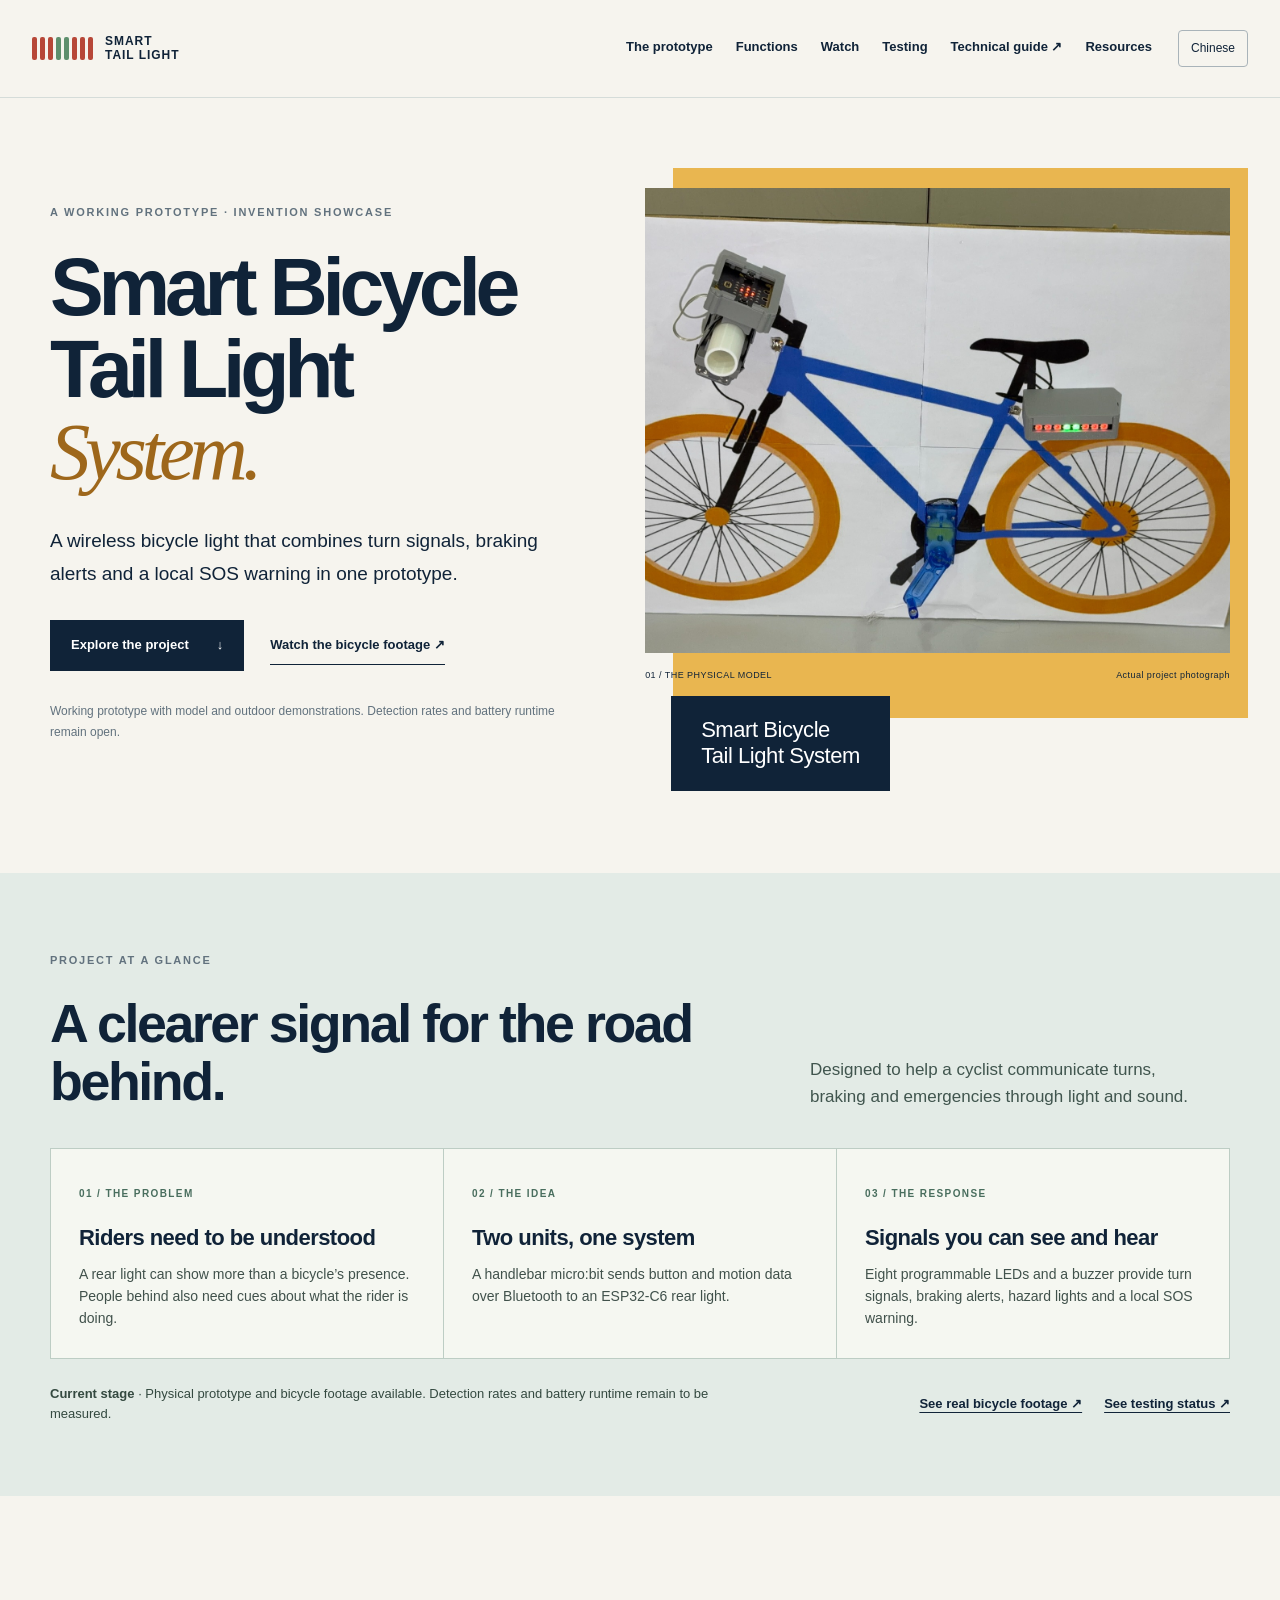
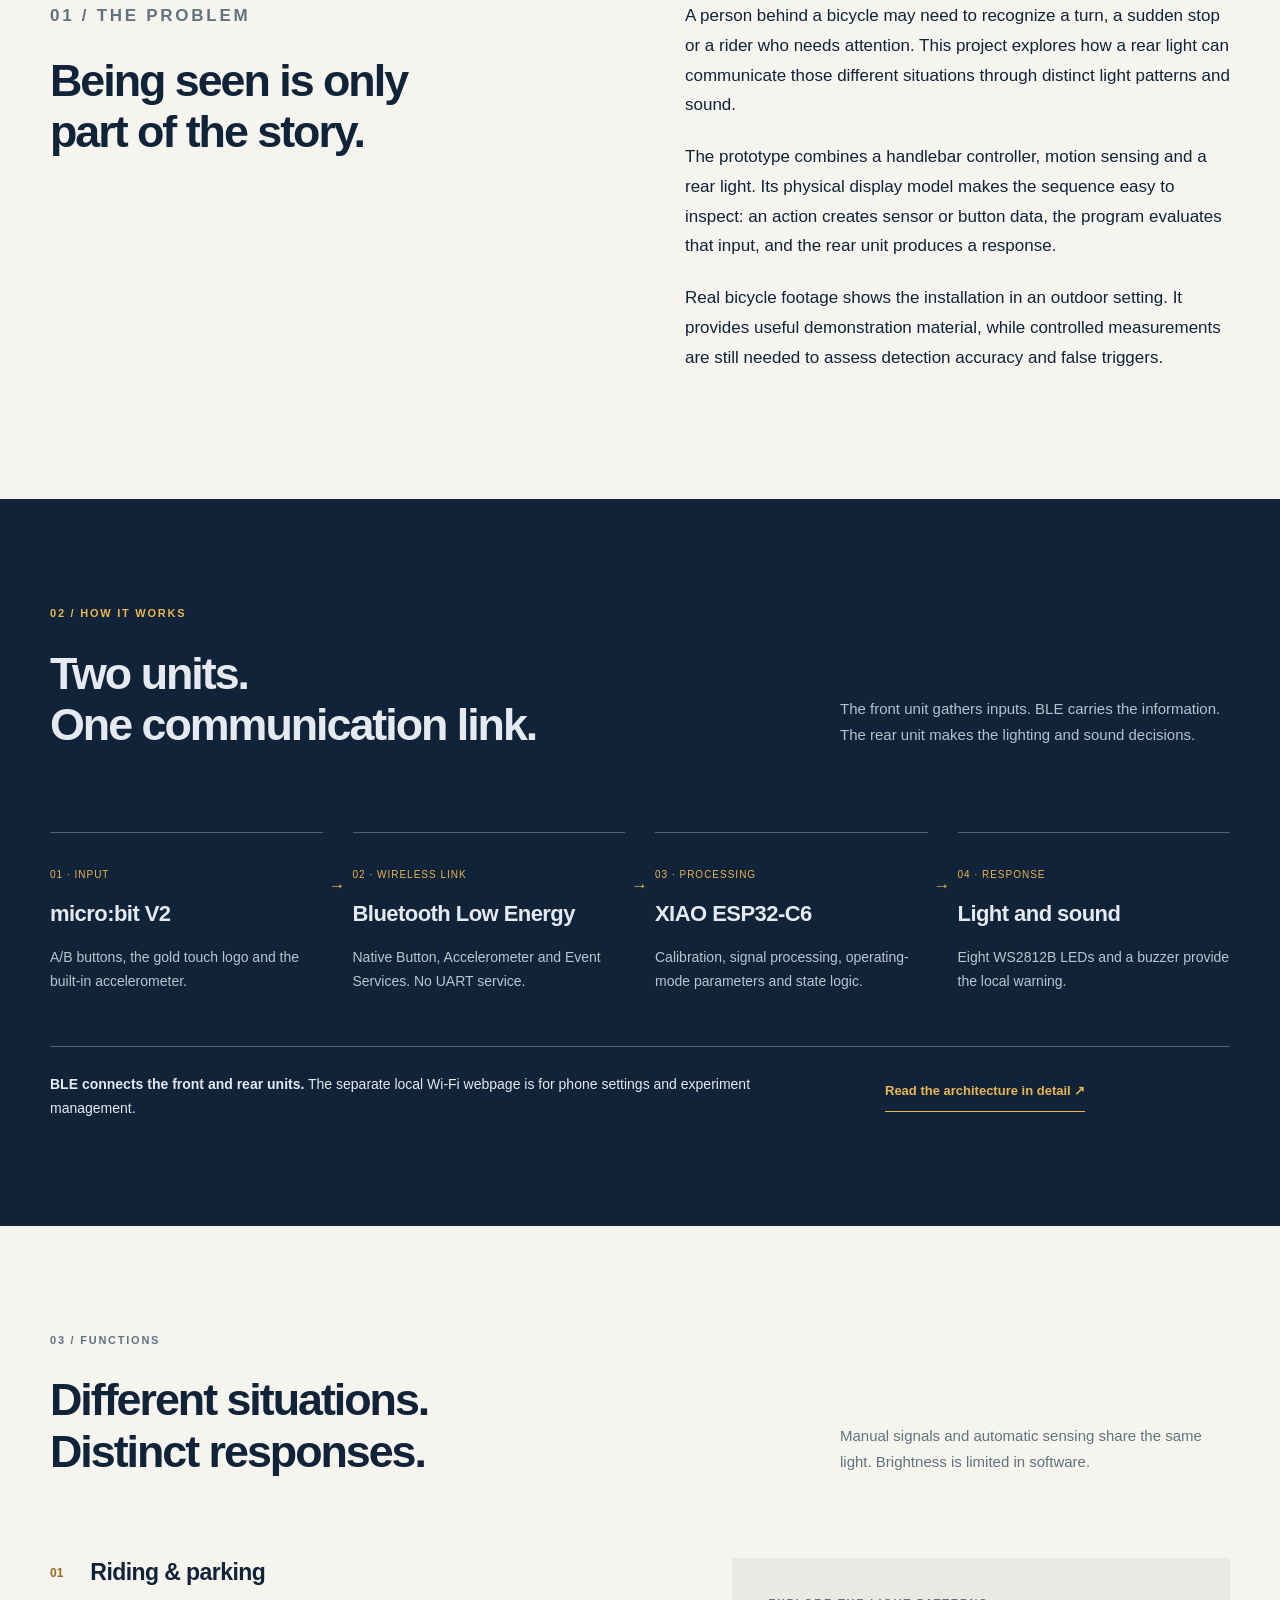
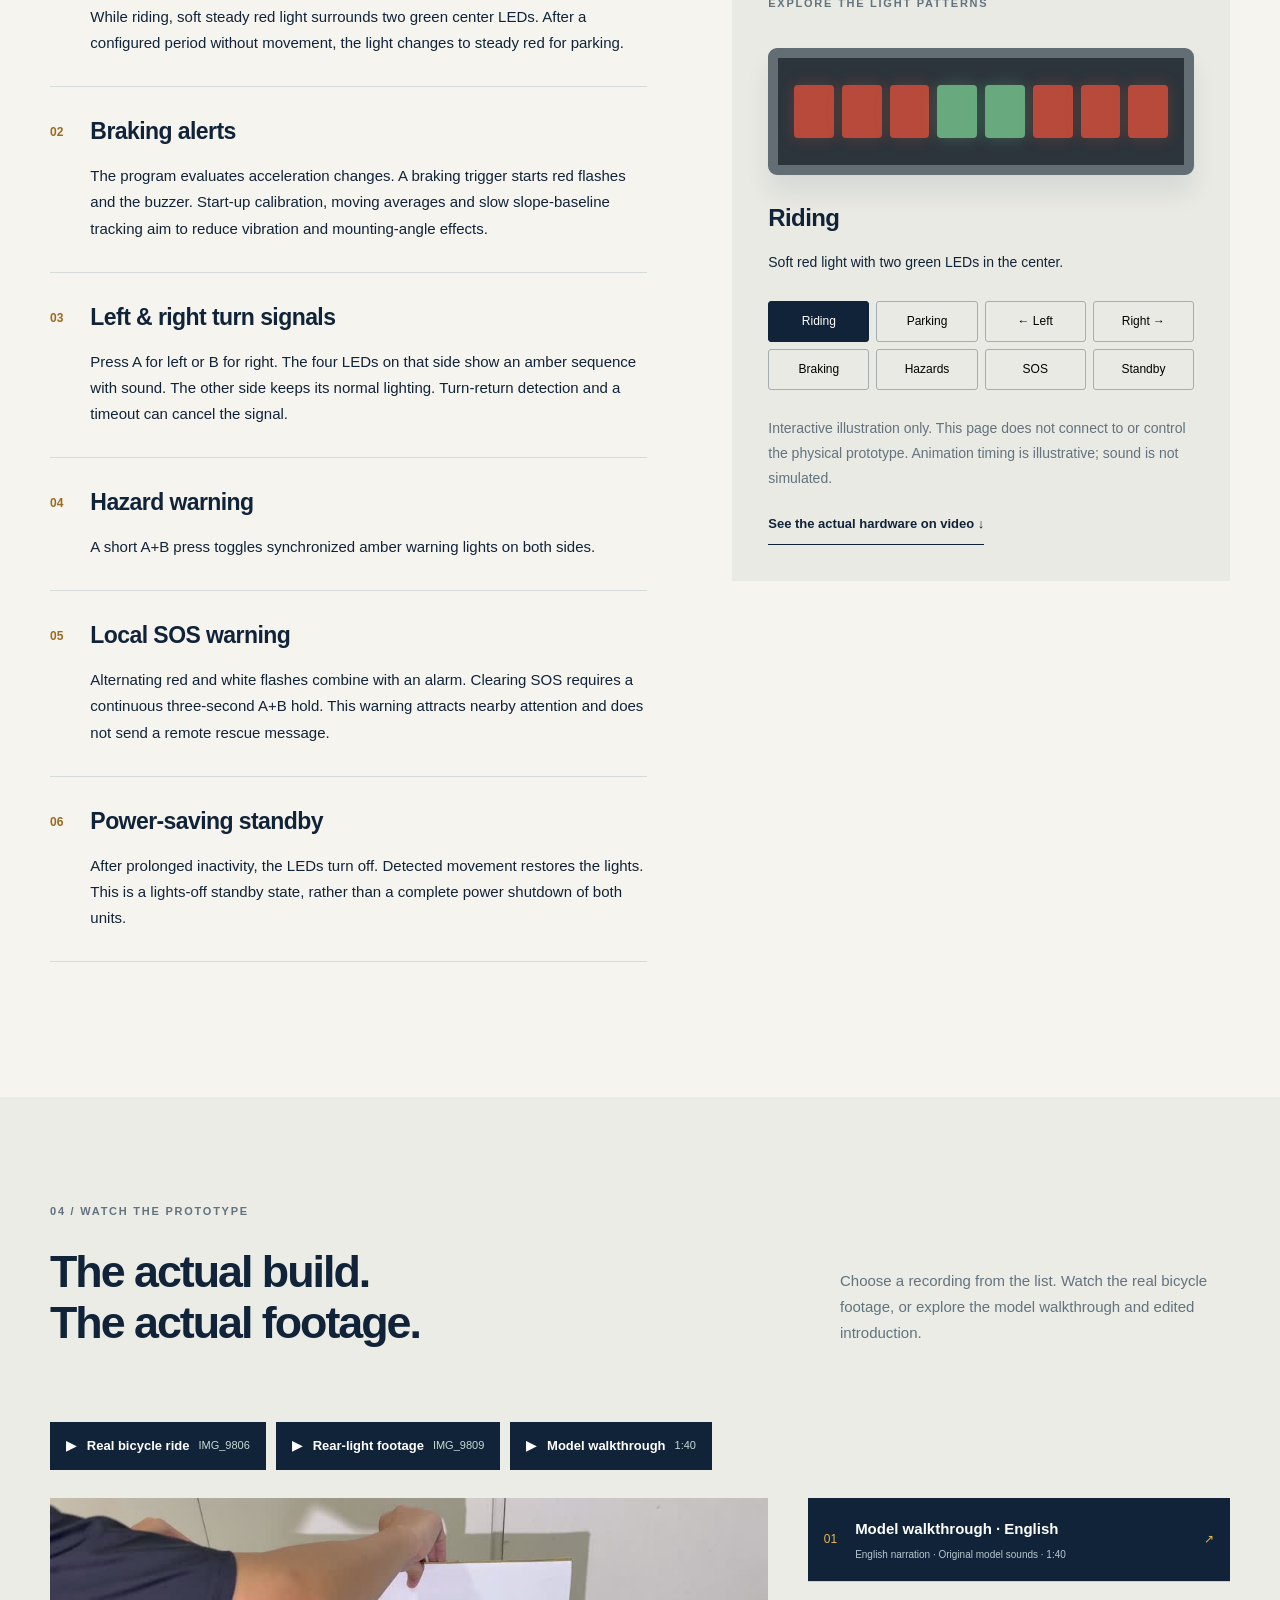
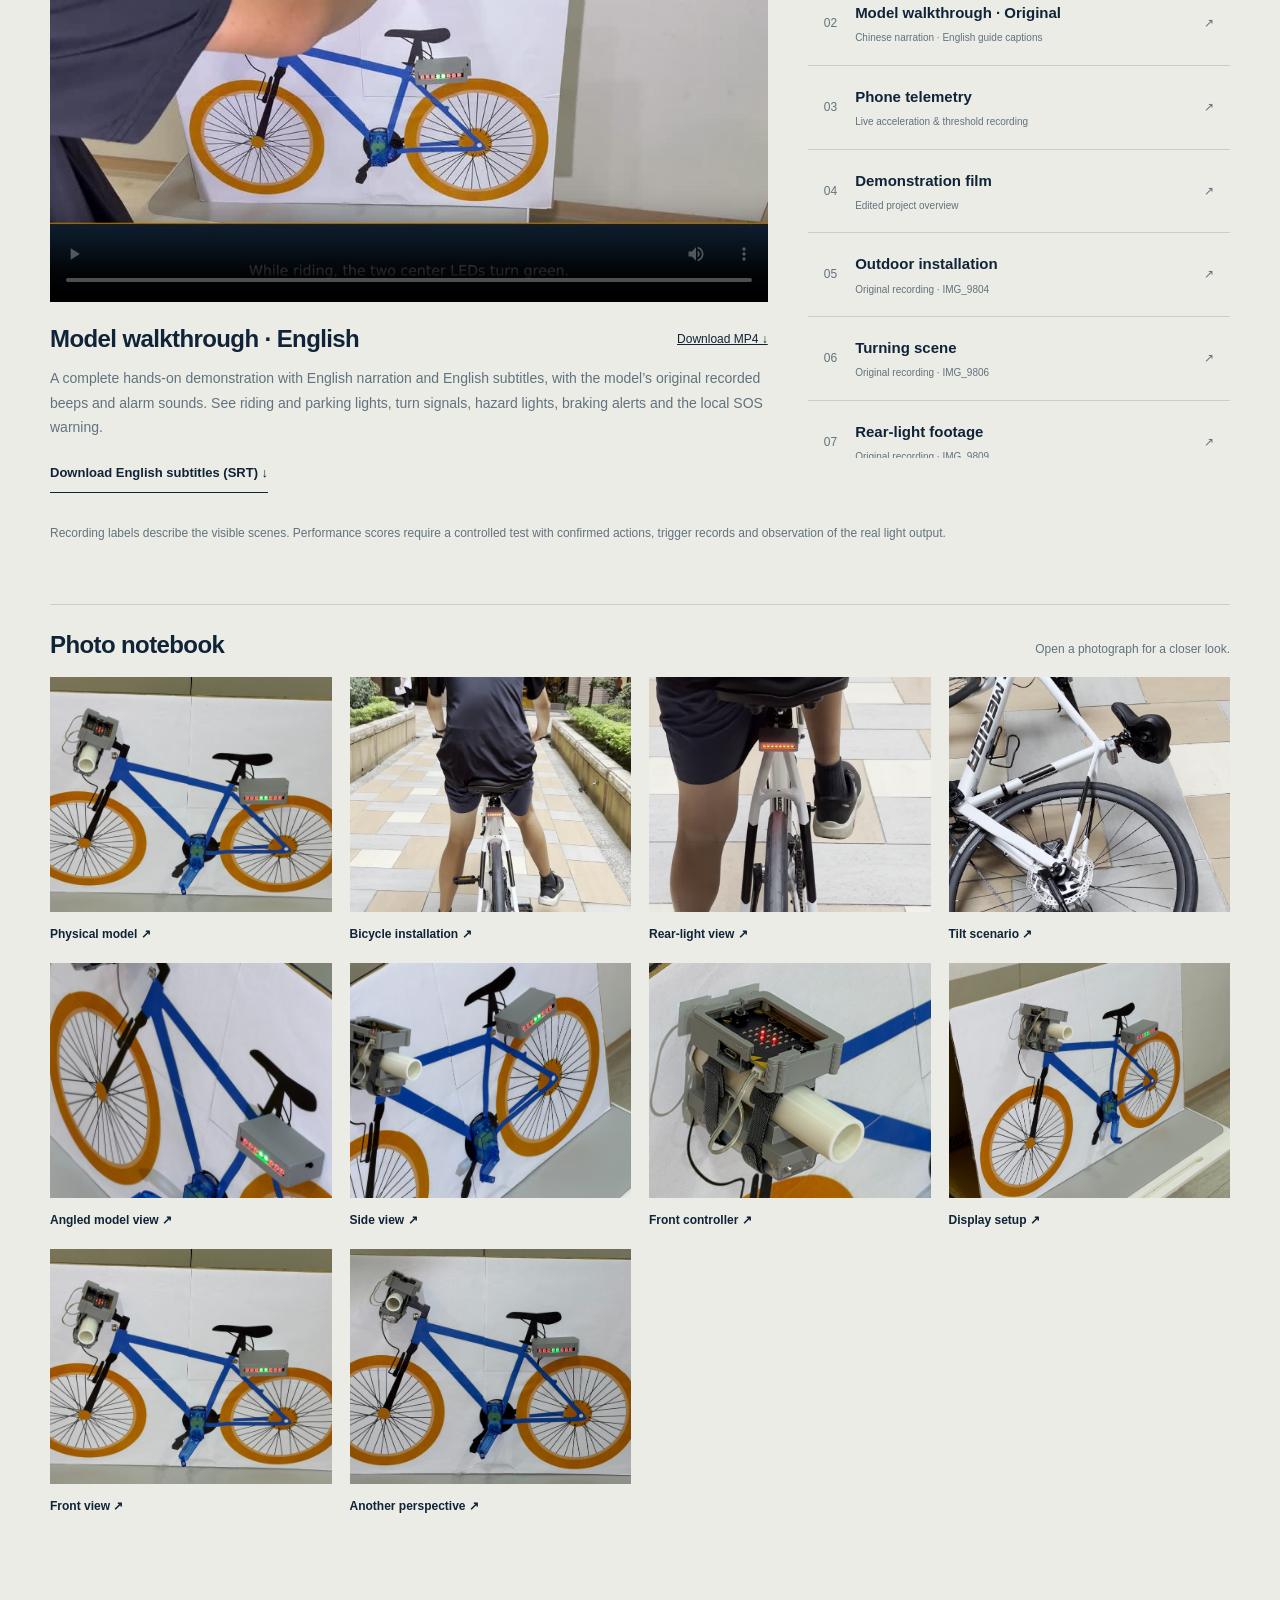
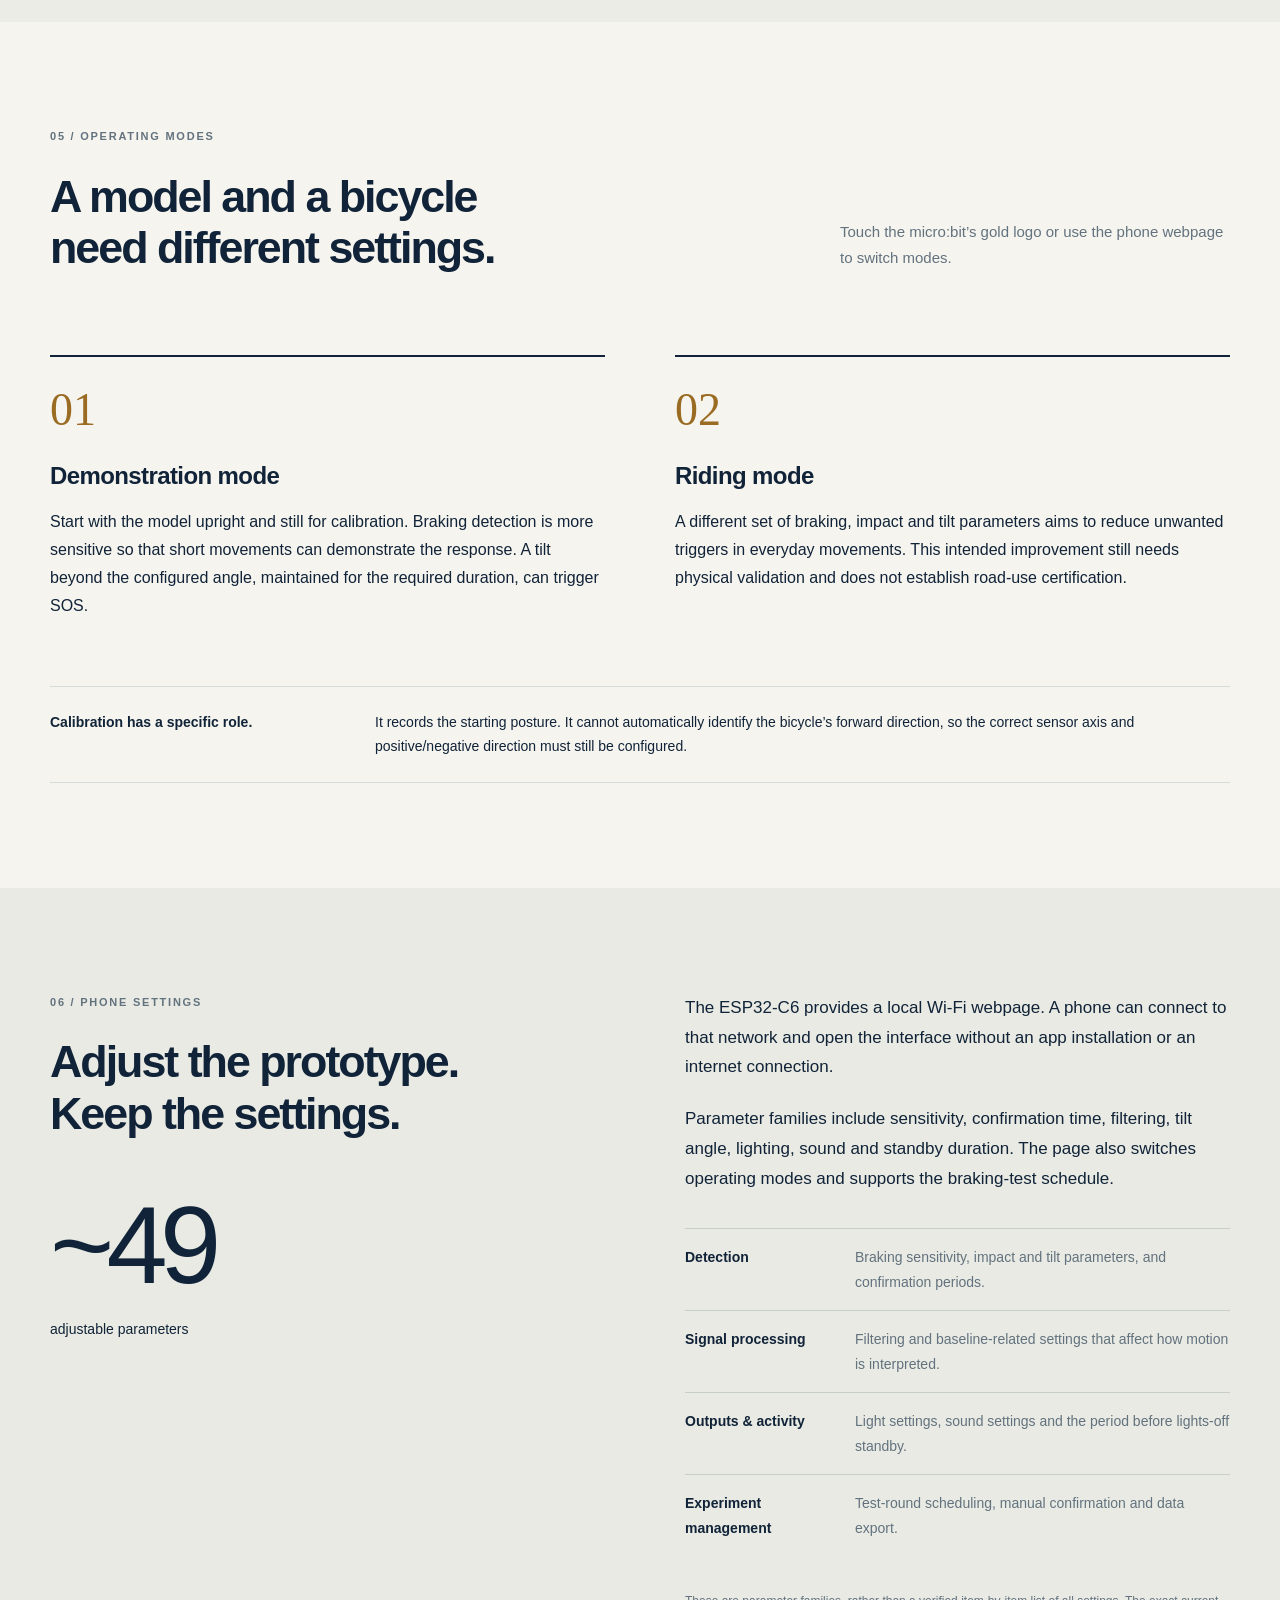
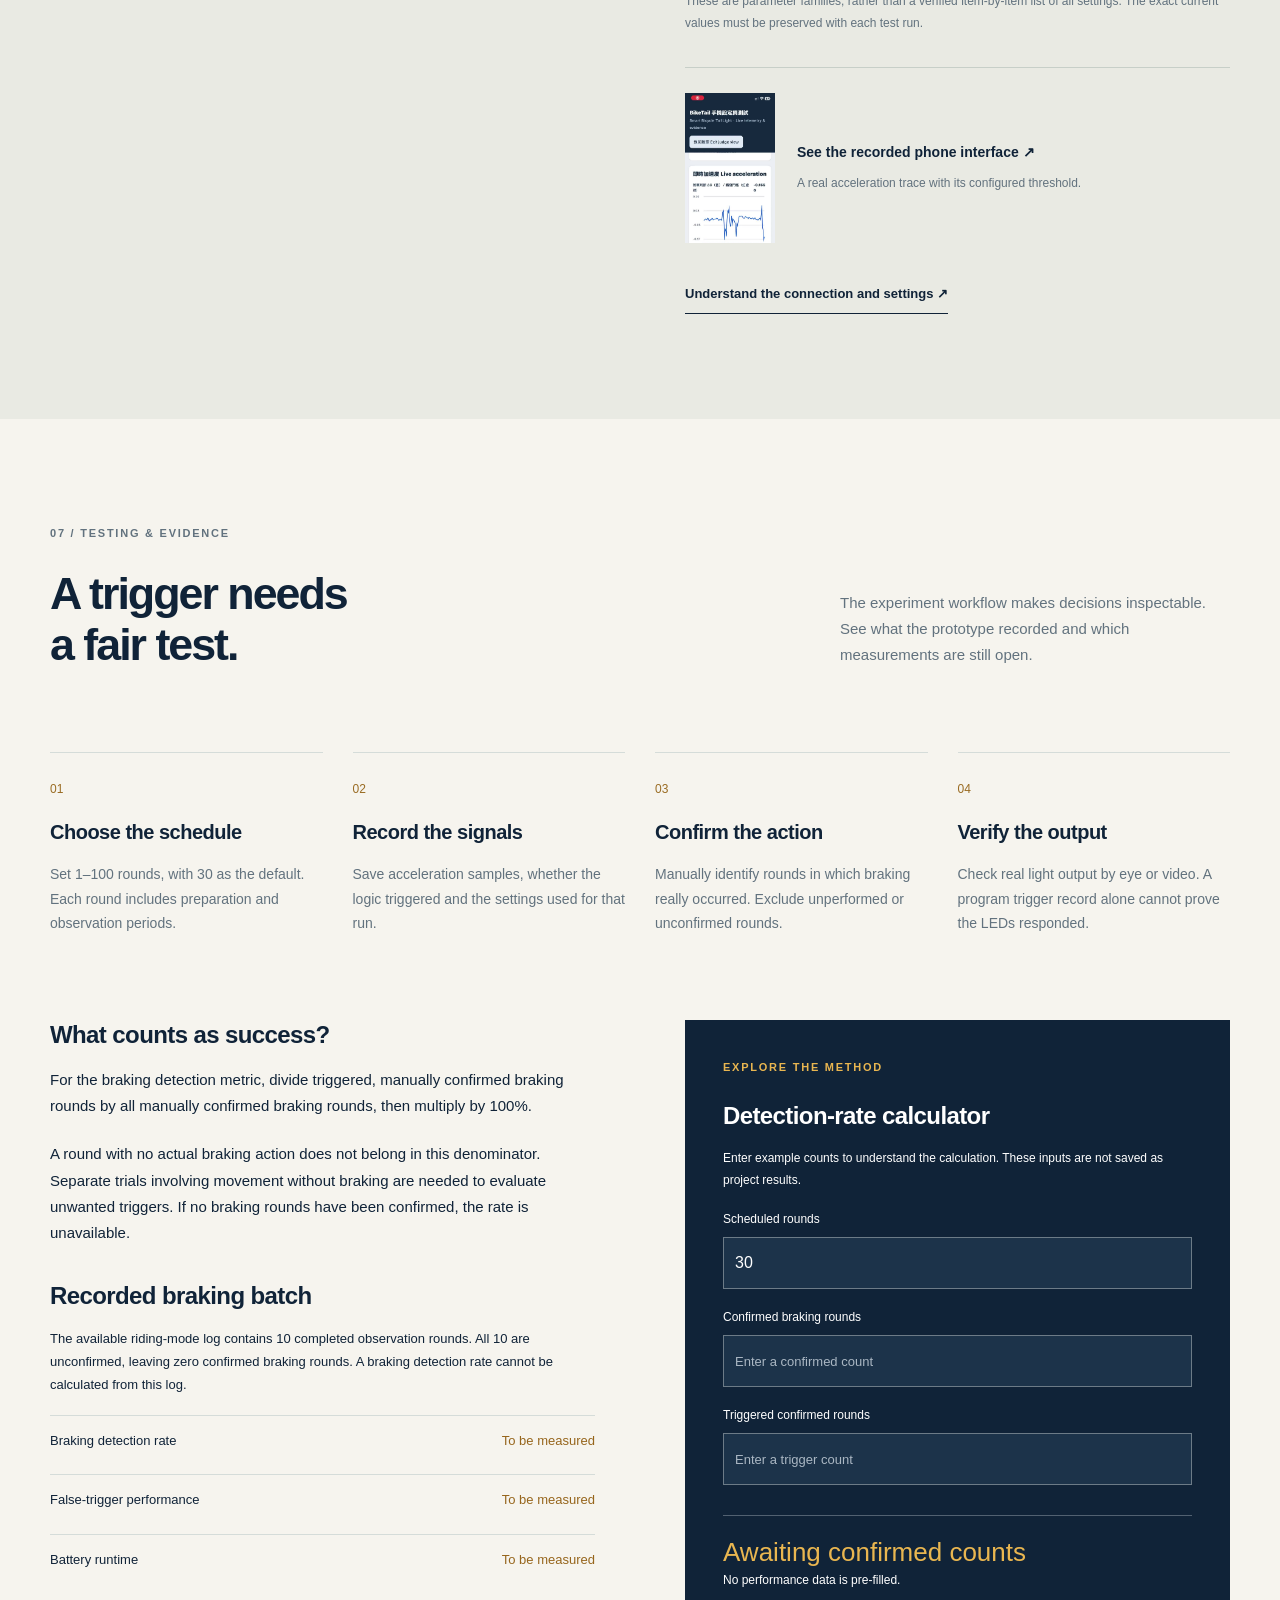
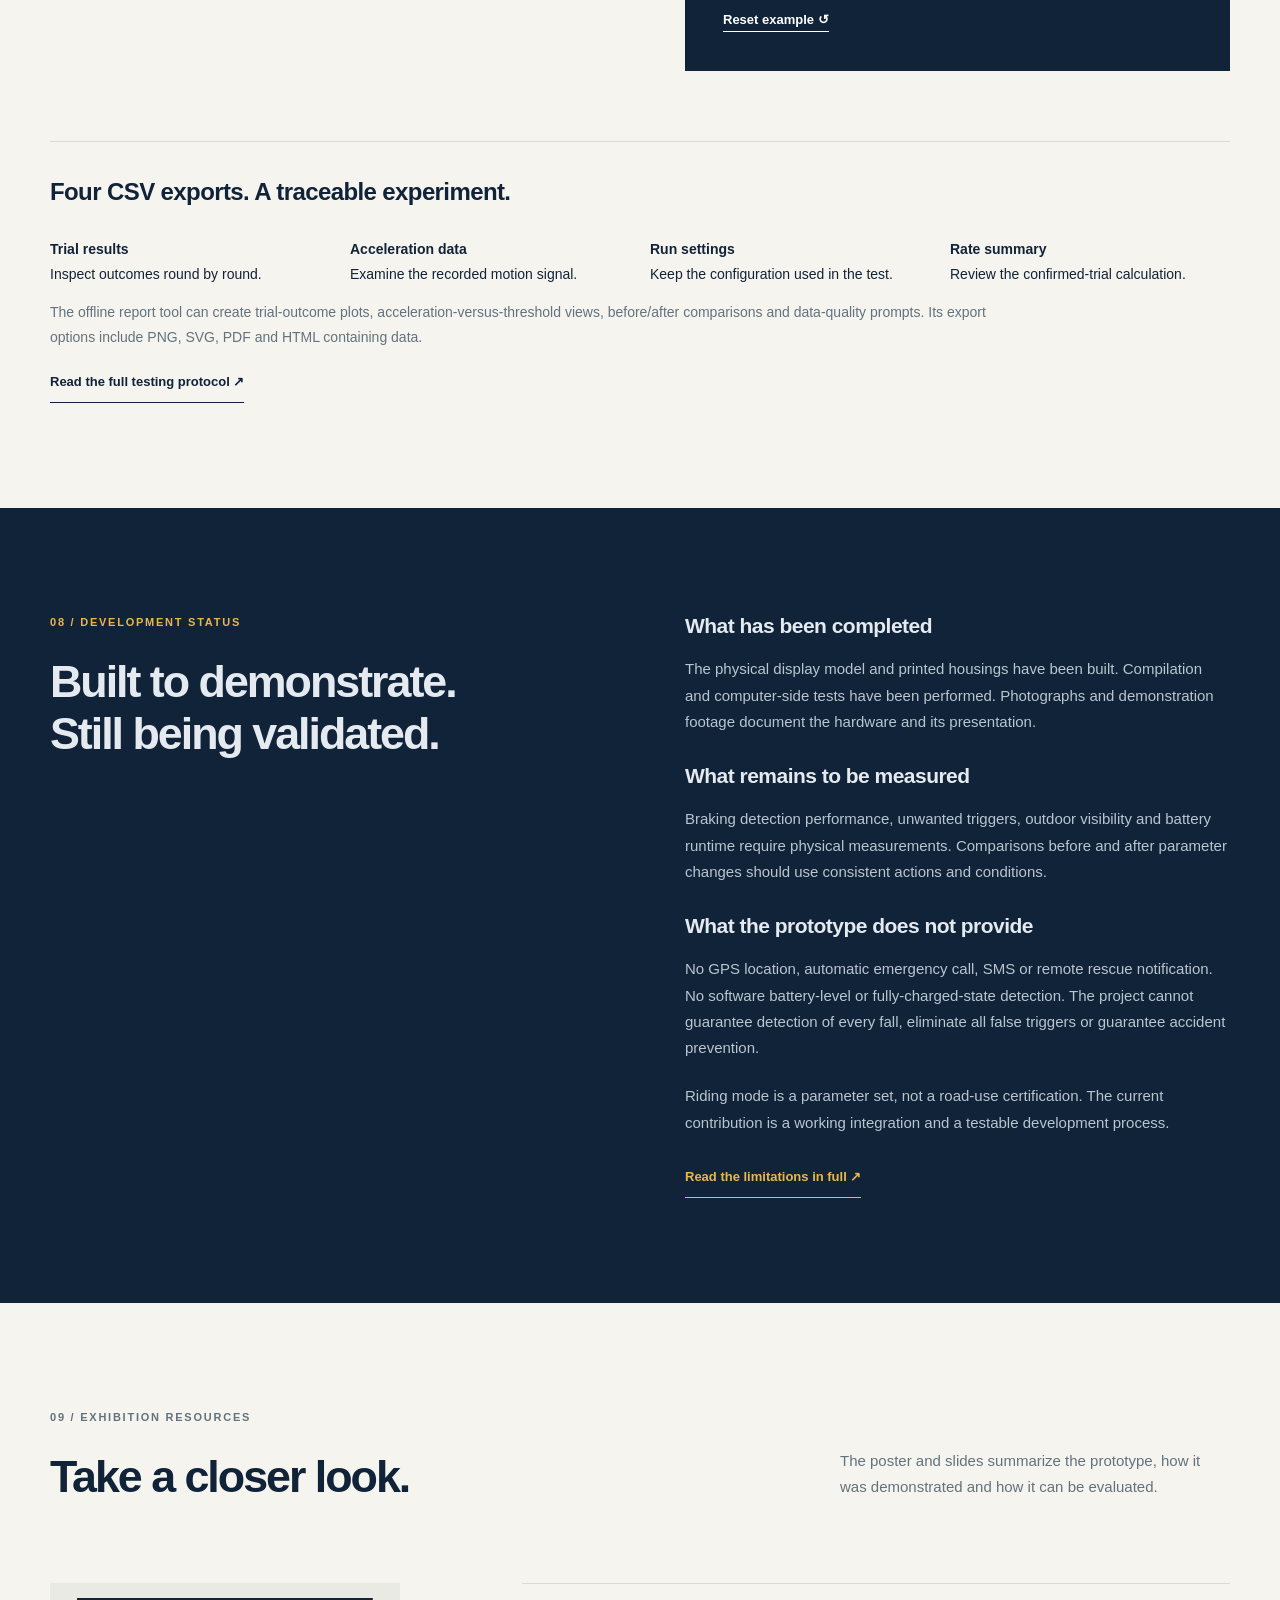
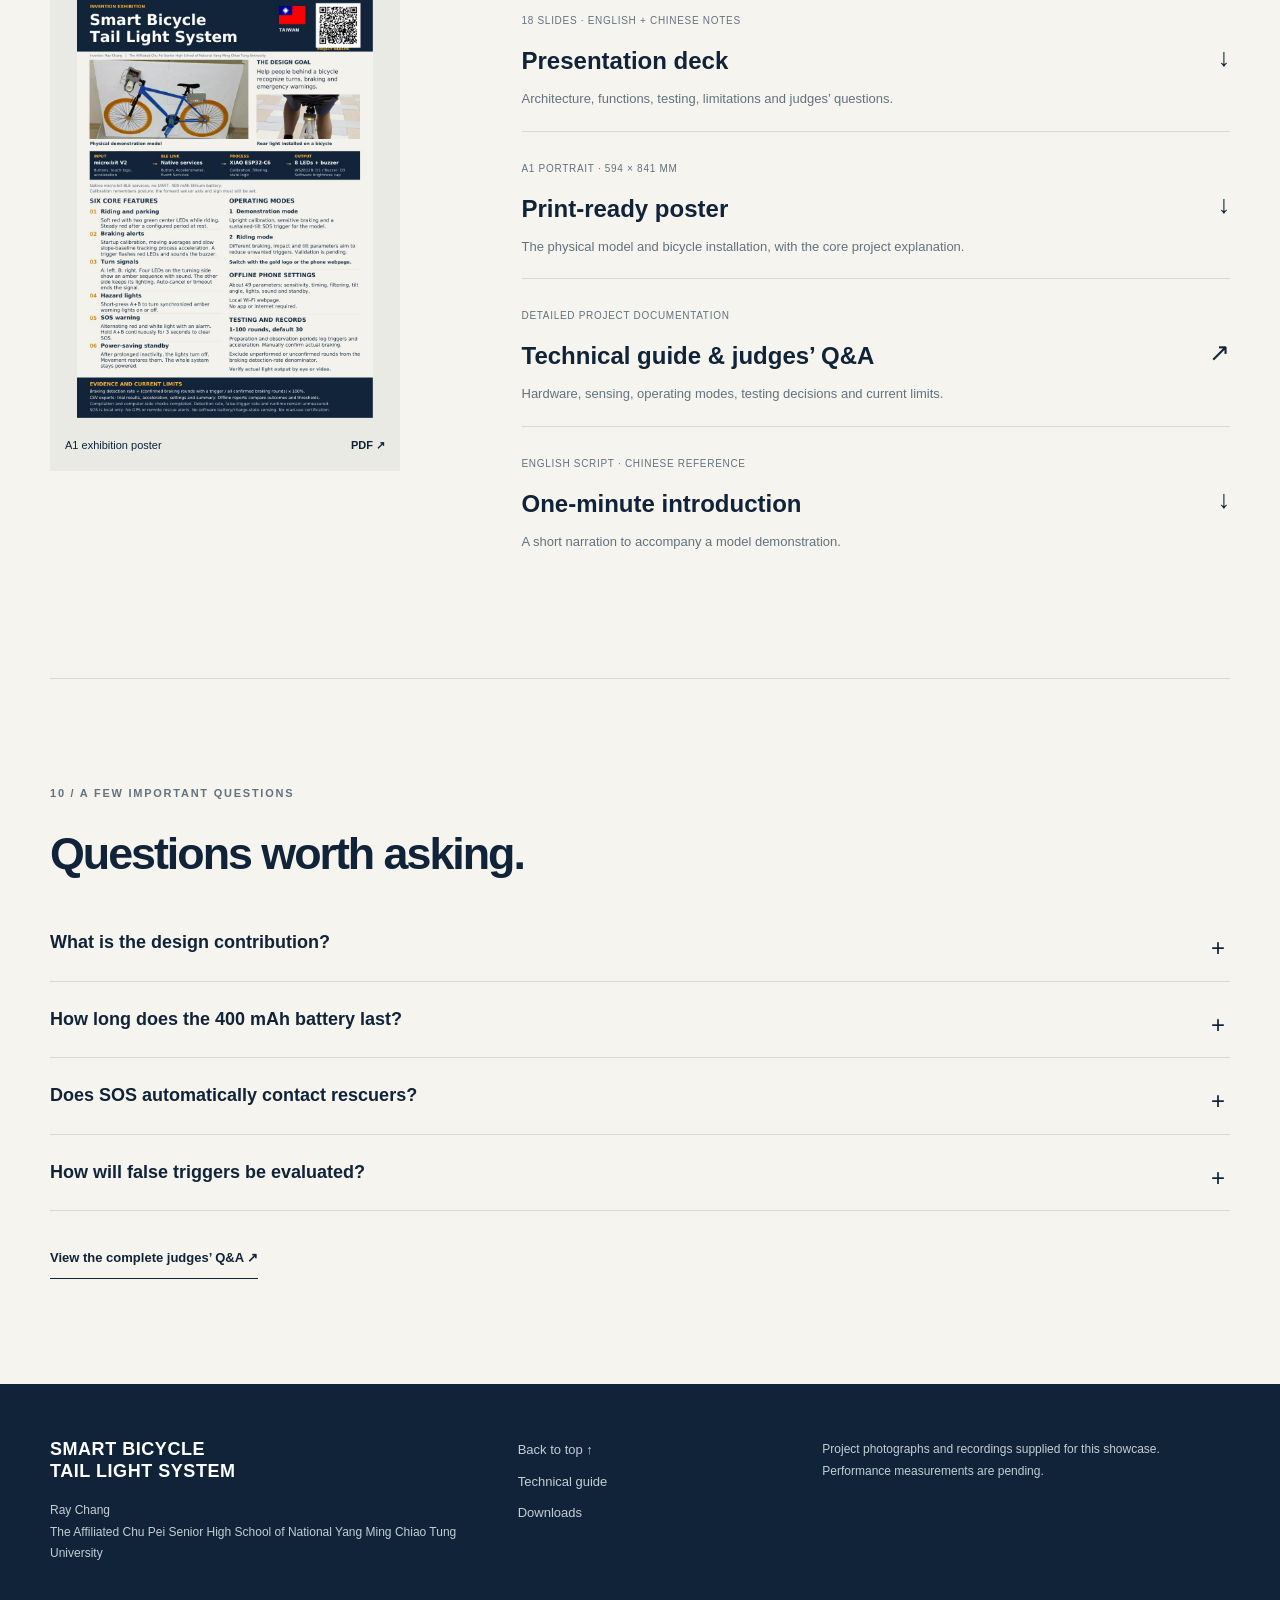
<file: index.html>
<!DOCTYPE html>

<html lang="en">
<head>
<meta charset="utf-8"/><meta content="width=device-width, initial-scale=1" name="viewport"/>
<title>Smart Bicycle Tail Light System | A working invention prototype</title>
<meta content="Explore a student-built bicycle tail light prototype through real photographs, demonstration videos, BLE architecture, offline settings and a transparent test method." name="description"/>
<meta content="#102338" name="theme-color"/><meta content="Smart Bicycle Tail Light System" property="og:title"/><meta content="Manual signals, motion sensing and local light-and-sound warnings. Explore the actual prototype and its test method." property="og:description"/><meta content="website" property="og:type"/>
<link href="styles.css?v=language" rel="stylesheet"/><script defer="" src="app.js"></script>
<link href="https://raychang1227.github.io/bicycle-light/" rel="canonical"/><meta content="https://raychang1227.github.io/bicycle-light/" property="og:url"/><meta content="https://raychang1227.github.io/bicycle-light/assets/model.jpg" property="og:image"/></head>
<body>
<a class="skip" href="#main">Skip to content</a>
<header class="site-header"><a class="brand" href="#"><span aria-hidden="true" class="brand-mark"><i></i><i></i><i></i><i></i><i></i><i></i><i></i><i></i></span><span>SMART<br/>TAIL LIGHT</span></a><button aria-controls="navigation" aria-expanded="false" class="menu-toggle">Menu</button><nav aria-label="Main navigation" id="navigation"><a href="#prototype">The prototype</a><a href="#features">Functions</a><a href="#media">Watch</a><a href="#testing">Testing</a><a href="guide.html">Technical guide ↗</a><a href="#resources">Resources</a></nav><button aria-pressed="false" class="zh-toggle">Chinese</button></header>
<main id="main">
<section class="hero shell">
<div class="hero-copy"><p class="eyebrow">A working prototype · Invention showcase</p><h1>Smart Bicycle<br/>Tail Light<br/><em>System.</em></h1><p class="hero-lead">A wireless bicycle light that combines turn signals, braking alerts and a local SOS warning in one prototype.</p><p class="zh" lang="zh-Hant">智慧自行車尾燈系統：整合方向燈、煞車與現場 SOS 聲光警示。</p><div class="actions"><a class="button primary" href="#overview">Explore the project <span>↓</span></a><a class="text-link" data-open-video="turning-scene" href="#media">Watch the bicycle footage ↗</a></div><p class="small muted">Working prototype with model and outdoor demonstrations. Detection rates and battery runtime remain open.</p></div>
<figure class="hero-photo"><img alt="The actual bicycle demonstration model with a micro:bit front controller and a rear light in a gray printed enclosure" fetchpriority="high" height="864" src="assets/model.jpg" width="1536"/><figcaption><span>01 / THE PHYSICAL MODEL</span><span>Actual project photograph</span></figcaption><div class="photo-label">Smart Bicycle<br/>Tail Light System<span lang="zh-Hant">智慧自行車尾燈系統</span></div></figure>
</section>
<section class="judge-overview" id="overview" aria-labelledby="overview-title"><div class="shell"><div class="overview-heading"><div><p class="eyebrow">PROJECT AT A GLANCE<span lang="zh-Hant"> · 作品重點</span></p><h2 id="overview-title">A clearer signal for the road behind.</h2></div><p>Designed to help a cyclist communicate turns, braking and emergencies through light and sound.</p></div><div class="overview-grid"><article><span>01 / THE PROBLEM</span><h3>Riders need to be understood</h3><p>A rear light can show more than a bicycle’s presence. People behind also need cues about what the rider is doing.</p><p class="overview-zh" lang="zh-Hant">讓後方更容易辨識轉彎、煞車與緊急狀況。</p></article><article><span>02 / THE IDEA</span><h3>Two units, one system</h3><p>A handlebar micro:bit sends button and motion data over Bluetooth to an ESP32-C6 rear light.</p><p class="overview-zh" lang="zh-Hant">車頭控制器透過藍牙傳送操作與感測資訊。</p></article><article><span>03 / THE RESPONSE</span><h3>Signals you can see and hear</h3><p>Eight programmable LEDs and a buzzer provide turn signals, braking alerts, hazard lights and a local SOS warning.</p><p class="overview-zh" lang="zh-Hant">以 8 顆 LED 與蜂鳴器呈現不同聲光訊號。</p></article></div><div class="overview-bottom"><p><strong>Current stage</strong> · Physical prototype and bicycle footage available. Detection rates and battery runtime remain to be measured.</p><div><a href="#media" data-open-video="turning-scene">See real bicycle footage ↗</a><a href="#testing">See testing status ↗</a></div></div></div></section>
<section class="shell section split intro" id="prototype"><div><p class="eyebrow">01 / The problem</p><h2>Being seen is only<br/>part of the story.</h2></div><div class="prose"><p>A person behind a bicycle may need to recognize a turn, a sudden stop or a rider who needs attention. This project explores how a rear light can communicate those different situations through distinct light patterns and sound.</p><p>The prototype combines a handlebar controller, motion sensing and a rear light. Its physical display model makes the sequence easy to inspect: an action creates sensor or button data, the program evaluates that input, and the rear unit produces a response.</p><p>Real bicycle footage shows the installation in an outdoor setting. It provides useful demonstration material, while controlled measurements are still needed to assess detection accuracy and false triggers.</p><p class="zh" lang="zh-Hant">實體模型能展示「操作、感測、判斷、尾燈反應」。實車影片呈現安裝與展示情境，還不能當成正式成功率證明。</p></div></section>
<section class="dark-section" id="system"><div class="shell section"><div class="section-heading"><div><p class="eyebrow">02 / How it works</p><h2>Two units.<br/>One communication link.</h2></div><p>The front unit gathers inputs. BLE carries the information. The rear unit makes the lighting and sound decisions.</p></div><ol class="system-flow"><li><span>01 · INPUT</span><h3>micro:bit V2</h3><p>A/B buttons, the gold touch logo and the built-in accelerometer.</p></li><li><span>02 · WIRELESS LINK</span><h3>Bluetooth Low Energy</h3><p>Native Button, Accelerometer and Event Services. No UART service.</p></li><li><span>03 · PROCESSING</span><h3>XIAO ESP32-C6</h3><p>Calibration, signal processing, operating-mode parameters and state logic.</p></li><li><span>04 · RESPONSE</span><h3>Light and sound</h3><p>Eight WS2812B LEDs and a buzzer provide the local warning.</p></li></ol><div class="system-foot"><p><strong>BLE connects the front and rear units.</strong> The separate local Wi-Fi webpage is for phone settings and experiment management.</p><a class="text-link light" href="guide.html#architecture">Read the architecture in detail ↗</a></div><p class="zh" lang="zh-Hant">車頭與尾燈使用 BLE 通訊；手機設定使用 ESP32-C6 的本地 Wi-Fi，兩者用途不同。</p></div></section>
<section class="shell section" id="features"><div class="section-heading"><div><p class="eyebrow">03 / Functions</p><h2>Different situations.<br/>Distinct responses.</h2></div><p>Manual signals and automatic sensing share the same light. Brightness is limited in software.</p></div>
<div class="feature-layout"><div class="feature-list">
<article><span class="number">01</span><div><h3>Riding &amp; parking</h3><p>While riding, soft steady red light surrounds two green center LEDs. After a configured period without movement, the light changes to steady red for parking.</p><p class="zh" lang="zh-Hant">巡航為柔和紅燈加中央兩顆綠燈；靜止一段設定時間後切換為全紅。</p></div></article>
<article><span class="number">02</span><div><h3>Braking alerts</h3><p>The program evaluates acceleration changes. A braking trigger starts red flashes and the buzzer. Start-up calibration, moving averages and slow slope-baseline tracking aim to reduce vibration and mounting-angle effects.</p><p class="zh" lang="zh-Hant">以加速度變化判斷煞車，搭配開機校正、移動平均及坡度基準追蹤，實際效果仍待驗證。</p></div></article>
<article><span class="number">03</span><div><h3>Left &amp; right turn signals</h3><p>Press A for left or B for right. The four LEDs on that side show an amber sequence with sound. The other side keeps its normal lighting. Turn-return detection and a timeout can cancel the signal.</p><p class="zh" lang="zh-Hant">A 左轉、B 右轉，同側四顆燈黃光流水，另一側維持照明；具轉彎後取消與超時關閉功能。</p></div></article>
<article><span class="number">04</span><div><h3>Hazard warning</h3><p>A short A+B press toggles synchronized amber warning lights on both sides.</p><p class="zh" lang="zh-Hant">短按 A+B，開啟或解除雙黃警示。</p></div></article>
<article><span class="number">05</span><div><h3>Local SOS warning</h3><p>Alternating red and white flashes combine with an alarm. Clearing SOS requires a continuous three-second A+B hold. This warning attracts nearby attention and does not send a remote rescue message.</p><p class="zh" lang="zh-Hant">紅白交替閃光及警報音，需連續長按 A+B 三秒解除。SOS 只在現場警示，不會自動報警。</p></div></article>
<article><span class="number">06</span><div><h3>Power-saving standby</h3><p>After prolonged inactivity, the LEDs turn off. Detected movement restores the lights. This is a lights-off standby state, rather than a complete power shutdown of both units.</p><p class="zh" lang="zh-Hant">長時間未移動時關燈，偵測移動後恢復；不是整套系統完全斷電。</p></div></article></div>
<aside class="signal-demo"><p class="eyebrow">Explore the light patterns</p><div class="light-housing"><div aria-hidden="true" class="led-strip"><i></i><i></i><i></i><i></i><i></i><i></i><i></i><i></i></div></div><h3 id="signal-title">Riding</h3><p aria-live="polite" id="signal-description">Soft red light with two green LEDs in the center.</p><div aria-label="Choose an illustrated light state" class="signal-buttons" role="group"><button aria-pressed="true" data-signal="riding">Riding</button><button aria-pressed="false" data-signal="parking">Parking</button><button aria-pressed="false" data-signal="left">← Left</button><button aria-pressed="false" data-signal="right">Right →</button><button aria-pressed="false" data-signal="braking">Braking</button><button aria-pressed="false" data-signal="hazard">Hazards</button><button aria-pressed="false" data-signal="sos">SOS</button><button aria-pressed="false" data-signal="standby">Standby</button></div><p class="small muted">Interactive illustration only. This page does not connect to or control the physical prototype. Animation timing is illustrative; sound is not simulated.</p><a class="text-link" href="#media">See the actual hardware on video ↓</a></aside></div>
</section>
<section class="media-section" id="media"><div class="shell section"><div class="section-heading"><div><p class="eyebrow">04 / Watch the prototype</p><h2>The actual build.<br/>The actual footage.</h2></div><p>Choose a recording from the list. Watch the real bicycle footage, or explore the model walkthrough and edited introduction.</p></div><div class="video-shortcuts" aria-label="Featured recordings"><a href="#media" data-open-video="turning-scene">▶ &nbsp; Real bicycle ride <small><span lang="zh-Hant">實際騎乘 · </span>IMG_9806</small></a><a href="#media" data-open-video="rear-light-footage">▶ &nbsp; Rear-light footage <small><span lang="zh-Hant">車尾燈實拍 · </span>IMG_9809</small></a><a href="#media" data-open-video="english-walkthrough">▶ &nbsp; Model walkthrough <small><span lang="zh-Hant">英文模型解說 · </span>1:40</small></a></div><div class="video-layout"><div><video controls="" id="main-video" playsinline="" poster="assets/english-walkthrough-cover.jpg" preload="metadata"><source src="media/english-walkthrough-with-sounds.mp4" type="video/mp4"/>Your browser does not support embedded video. <a href="media/english-walkthrough-with-sounds.mp4">Download the English walkthrough.</a></video><div class="video-caption"><h3 id="video-title">Model walkthrough · English</h3><a download="" href="media/english-walkthrough-with-sounds.mp4" id="video-download">Download MP4 ↓</a></div><p id="video-description">A complete hands-on demonstration with English narration and English subtitles, with the model’s original recorded beeps and alarm sounds. See riding and parking lights, turn signals, hazard lights, braking alerts and the local SOS warning.</p><a class="text-link" download="" href="media/english-walkthrough.srt">Download English subtitles (SRT) ↓</a></div><div aria-label="Choose a recording" class="playlist"><button aria-pressed="true" class="selected" data-video="english-walkthrough"><span>01</span><div><strong>Model walkthrough · English</strong><small>English narration · Original model sounds · 1:40</small></div><span>↗</span></button><button aria-pressed="false" data-video="model-walkthrough"><span>02</span><div><strong>Model walkthrough · Original</strong><small>Chinese narration · English guide captions</small></div><span>↗</span></button><button aria-pressed="false" data-video="phone-telemetry"><span>03</span><div><strong>Phone telemetry</strong><small>Live acceleration &amp; threshold recording</small></div><span>↗</span></button><button aria-pressed="false" data-video="demonstration"><span>04</span><div><strong>Demonstration film</strong><small>Edited project overview</small></div><span>↗</span></button><button aria-pressed="false" data-video="outdoor-ride"><span>05</span><div><strong>Outdoor installation</strong><small>Original recording · IMG_9804</small></div><span>↗</span></button><button aria-pressed="false" data-video="turning-scene"><span>06</span><div><strong>Turning scene</strong><small>Original recording · IMG_9806</small></div><span>↗</span></button><button aria-pressed="false" data-video="rear-light-footage"><span>07</span><div><strong>Rear-light footage</strong><small>Original recording · IMG_9809</small></div><span>↗</span></button><button aria-pressed="false" data-video="stationary-scene"><span>08</span><div><strong>Stationary light scene</strong><small>Original recording · IMG_9810</small></div><span>↗</span></button><button aria-pressed="false" data-video="tilt-demonstration"><span>09</span><div><strong>Tilt demonstration</strong><small>Original recording · IMG_9811</small></div><span>↗</span></button></div></div><p class="media-note">Recording labels describe the visible scenes. Performance scores require a controlled test with confirmed actions, trigger records and observation of the real light output.</p>
<div class="gallery-heading"><h3>Photo notebook</h3><p>Open a photograph for a closer look.</p></div><div class="gallery"><button data-caption="Physical demonstration model. The sensor moves and tilts together with the model." data-image="assets/model.jpg"><img alt="Full physical demonstration model" loading="lazy" src="assets/model.jpg"/><span>Physical model ↗</span></button><button data-caption="Rear light mounted beneath the bicycle saddle in an outdoor recording." data-image="assets/installed.jpg"><img alt="Rear light installed on an actual bicycle" loading="lazy" src="assets/installed.jpg"/><span>Bicycle installation ↗</span></button><button data-caption="A close view from the rear-light recording. A still photograph alone does not establish a braking detection result." data-image="assets/rear-light.jpg"><img alt="Rear-mounted enclosure and illuminated LEDs" loading="lazy" src="assets/rear-light.jpg"/><span>Rear-light view ↗</span></button><button data-caption="A tilt scenario from the demonstration footage, rather than a formal crash-detection validation." data-image="assets/tilt.jpg"><img alt="Bicycle tilted sideways during the demonstration" loading="lazy" src="assets/tilt.jpg"/><span>Tilt scenario ↗</span></button><button data-caption="The front controller and rear unit on the physical display model." data-image="assets/model-angle.jpg"><img alt="model from an oblique angle" loading="lazy" src="assets/model-angle.jpg"/><span>Angled model view ↗</span></button><button data-caption="A side view of the printed enclosures and their mounting on the display." data-image="assets/model-side.jpg"><img alt="side view of the display model and rear enclosure" loading="lazy" src="assets/model-side.jpg"/><span>Side view ↗</span></button><button data-caption="The micro:bit V2 in its printed mount, with A/B buttons and gold touch logo visible." data-image="assets/front-controller.jpg"><img alt="micro:bit buttons and gold logo visible in the printed front enclosure" loading="lazy" src="assets/front-controller.jpg"/><span>Front controller ↗</span></button><button data-caption="The complete display model with both electronics units mounted to it." data-image="assets/model-display.jpg"><img alt="full tabletop demonstration model from the side" loading="lazy" src="assets/model-display.jpg"/><span>Display setup ↗</span></button><button data-caption="The display model with the red and green light pattern visible." data-image="assets/model-front.jpg"><img alt="front view of the complete bicycle display model" loading="lazy" src="assets/model-front.jpg"/><span>Front view ↗</span></button><button data-caption="A second view documenting the model and printed components." data-image="assets/model-reverse.jpg"><img alt="the display model viewed from a second angle" loading="lazy" src="assets/model-reverse.jpg"/><span>Another perspective ↗</span></button></div><p class="zh" lang="zh-Hant">照片呈現實體模型與實車安裝，影片記錄實際展示情境。</p></div></section>
<section class="shell section" id="modes"><div class="section-heading"><div><p class="eyebrow">05 / Operating modes</p><h2>A model and a bicycle<br/>need different settings.</h2></div><p>Touch the micro:bit’s gold logo or use the phone webpage to switch modes.</p></div><div class="mode-grid"><article><span class="mode-number">01</span><h3>Demonstration mode</h3><p>Start with the model upright and still for calibration. Braking detection is more sensitive so that short movements can demonstrate the response. A tilt beyond the configured angle, maintained for the required duration, can trigger SOS.</p><p class="zh" lang="zh-Hant">適合模型短距離展示。先扶正校正，再用超過設定角度且持續足夠時間的傾倒觸發 SOS。</p></article><article><span class="mode-number">02</span><h3>Riding mode</h3><p>A different set of braking, impact and tilt parameters aims to reduce unwanted triggers in everyday movements. This intended improvement still needs physical validation and does not establish road-use certification.</p><p class="zh" lang="zh-Hant">使用不同的煞車、撞擊與傾倒參數，以降低日常誤觸為目標；效果待測，沒有道路使用認證。</p></article></div><div class="note"><strong>Calibration has a specific role.</strong><p>It records the starting posture. It cannot automatically identify the bicycle’s forward direction, so the correct sensor axis and positive/negative direction must still be configured.</p></div></section>
<section class="settings-section" id="settings"><div class="shell section split"><div><p class="eyebrow">06 / Phone settings</p><h2>Adjust the prototype.<br/>Keep the settings.</h2><p class="large-stat">~49<span>adjustable parameters</span></p><p class="zh" lang="zh-Hant">約 49 項設定，可透過手機離線網頁調整。</p></div><div class="prose"><p>The ESP32-C6 provides a local Wi-Fi webpage. A phone can connect to that network and open the interface without an app installation or an internet connection.</p><p>Parameter families include sensitivity, confirmation time, filtering, tilt angle, lighting, sound and standby duration. The page also switches operating modes and supports the braking-test schedule.</p><dl class="setting-list"><div><dt>Detection</dt><dd>Braking sensitivity, impact and tilt parameters, and confirmation periods.</dd></div><div><dt>Signal processing</dt><dd>Filtering and baseline-related settings that affect how motion is interpreted.</dd></div><div><dt>Outputs &amp; activity</dt><dd>Light settings, sound settings and the period before lights-off standby.</dd></div><div><dt>Experiment management</dt><dd>Test-round scheduling, manual confirmation and data export.</dd></div></dl><p class="small muted">These are parameter families, rather than a verified item-by-item list of all settings. The exact current values must be preserved with each test run.</p><a class="phone-recording" data-open-video="phone-telemetry" href="#media"><img alt="Recorded phone page displaying a blue acceleration trace and a dashed red trigger threshold" loading="lazy" src="assets/phone-telemetry-cover.jpg"/><span><strong>See the recorded phone interface ↗</strong><small>A real acceleration trace with its configured threshold.</small></span></a><a class="text-link" href="guide.html#phone">Understand the connection and settings ↗</a></div></div></section>
<section class="shell section" id="testing"><div class="section-heading"><div><p class="eyebrow">07 / Testing &amp; evidence</p><h2>A trigger needs<br/>a fair test.</h2></div><p>The experiment workflow makes decisions inspectable. See what the prototype recorded and which measurements are still open.</p></div><ol class="test-steps"><li><span>01</span><h3>Choose the schedule</h3><p>Set 1–100 rounds, with 30 as the default. Each round includes preparation and observation periods.</p></li><li><span>02</span><h3>Record the signals</h3><p>Save acceleration samples, whether the logic triggered and the settings used for that run.</p></li><li><span>03</span><h3>Confirm the action</h3><p>Manually identify rounds in which braking really occurred. Exclude unperformed or unconfirmed rounds.</p></li><li><span>04</span><h3>Verify the output</h3><p>Check real light output by eye or video. A program trigger record alone cannot prove the LEDs responded.</p></li></ol><div class="testing-grid"><div class="prose"><h3>What counts as success?</h3><p>For the braking detection metric, divide triggered, manually confirmed braking rounds by all manually confirmed braking rounds, then multiply by 100%.</p><p>A round with no actual braking action does not belong in this denominator. Separate trials involving movement without braking are needed to evaluate unwanted triggers. If no braking rounds have been confirmed, the rate is unavailable.</p><p class="zh" lang="zh-Hant">煞車成功率分母只包括人工確認確實煞車的輪次；未做、未確認者排除。沒有有效輪次時，不能計算成功率。</p><div class="measurement-status"><h3>Recorded braking batch</h3><p class="batch-summary">The available riding-mode log contains 10 completed observation rounds. All 10 are unconfirmed, leaving zero confirmed braking rounds. A braking detection rate cannot be calculated from this log.</p><p class="zh batch-summary" lang="zh-Hant">現有騎乘模式紀錄完成 10 個觀察回合，10 回合皆未經人工確認，無法計算煞車偵測率。</p><p><span>Braking detection rate</span><strong>To be measured</strong></p><p><span>False-trigger performance</span><strong>To be measured</strong></p><p><span>Battery runtime</span><strong>To be measured</strong></p></div></div><form class="rate-calculator" id="rate-form"><p class="eyebrow">Explore the method</p><h3>Detection-rate calculator</h3><p class="small">Enter example counts to understand the calculation. These inputs are not saved as project results.</p><label>Scheduled rounds <input id="scheduled" inputmode="numeric" max="100" min="1" required="" type="number" value="30"/></label><label>Confirmed braking rounds <input id="confirmed" inputmode="numeric" max="100" min="0" placeholder="Enter a confirmed count" required="" type="number"/></label><label>Triggered confirmed rounds <input id="triggered" inputmode="numeric" max="100" min="0" placeholder="Enter a trigger count" required="" type="number"/></label><div aria-live="polite" class="calculator-result" id="rate-result">Awaiting confirmed counts</div><p class="small" id="rate-detail">No performance data is pre-filled.</p><button class="text-link" type="reset">Reset example ↺</button></form></div><div class="records"><h3>Four CSV exports. A traceable experiment.</h3><div><p><strong>Trial results</strong><br/>Inspect outcomes round by round.</p><p><strong>Acceleration data</strong><br/>Examine the recorded motion signal.</p><p><strong>Run settings</strong><br/>Keep the configuration used in the test.</p><p><strong>Rate summary</strong><br/>Review the confirmed-trial calculation.</p></div><p>The offline report tool can create trial-outcome plots, acceleration-versus-threshold views, before/after comparisons and data-quality prompts. Its export options include PNG, SVG, PDF and HTML containing data.</p><a class="text-link" href="guide.html#protocol">Read the full testing protocol ↗</a></div></section>
<section class="dark-section" id="limits"><div class="shell section split"><div><p class="eyebrow">08 / Development status</p><h2>Built to demonstrate.<br/>Still being validated.</h2><p class="zh" lang="zh-Hant">模型與外殼已完成，仍需實體及戶外測試來驗證效果。</p></div><div class="prose"><h3>What has been completed</h3><p>The physical display model and printed housings have been built. Compilation and computer-side tests have been performed. Photographs and demonstration footage document the hardware and its presentation.</p><h3>What remains to be measured</h3><p>Braking detection performance, unwanted triggers, outdoor visibility and battery runtime require physical measurements. Comparisons before and after parameter changes should use consistent actions and conditions.</p><h3>What the prototype does not provide</h3><p>No GPS location, automatic emergency call, SMS or remote rescue notification. No software battery-level or fully-charged-state detection. The project cannot guarantee detection of every fall, eliminate all false triggers or guarantee accident prevention.</p><p>Riding mode is a parameter set, not a road-use certification. The current contribution is a working integration and a testable development process.</p><a class="text-link light" href="guide.html#limits">Read the limitations in full ↗</a></div></div></section>
<section class="shell section" id="resources"><div class="section-heading"><div><p class="eyebrow">09 / Exhibition resources</p><h2>Take a closer look.</h2></div><p>The poster and slides summarize the prototype, how it was demonstrated and how it can be evaluated.</p></div><div class="resource-layout"><a class="poster-resource" href="downloads/Exhibition-Poster-A1.pdf" rel="noopener" target="_blank"><img alt="Preview of the A1 project poster" loading="lazy" src="assets/poster.jpg"/><span>A1 exhibition poster <b>PDF ↗</b></span></a><div class="resource-links"><a download="" href="downloads/Exhibition-Presentation.pptx"><span><small>18 SLIDES · ENGLISH + CHINESE NOTES</small><strong>Presentation deck</strong><p>Architecture, functions, testing, limitations and judges’ questions.</p></span><b>↓</b></a><a download="" href="downloads/Exhibition-Poster-A1.pdf"><span><small>A1 PORTRAIT · 594 × 841 MM</small><strong>Print-ready poster</strong><p>The physical model and bicycle installation, with the core project explanation.</p></span><b>↓</b></a><a href="guide.html"><span><small>DETAILED PROJECT DOCUMENTATION</small><strong>Technical guide &amp; judges’ Q&amp;A</strong><p>Hardware, sensing, operating modes, testing decisions and current limits.</p></span><b>↗</b></a><a download="" href="downloads/Presentation-Script.txt"><span><small>ENGLISH SCRIPT · CHINESE REFERENCE</small><strong>One-minute introduction</strong><p>A short narration to accompany a model demonstration.</p></span><b>↓</b></a></div></div></section>
<section class="shell section faq-preview"><p class="eyebrow">10 / A few important questions</p><h2>Questions worth asking.</h2><details><summary>What is the design contribution?</summary><p>The project integrates rider controls, motion sensing, light-and-sound feedback, phone tuning and inspectable test records in one prototype. A prior-art review is needed before making a patent-novelty claim.</p></details><details><summary>How long does the 400 mAh battery last?</summary><p>Runtime has not been measured. The capacity alone cannot establish a four- or five-hour operating time. The test must record brightness, sound activity, wireless use and the standby pattern.</p></details><details><summary>Does SOS automatically contact rescuers?</summary><p>No. It attracts nearby attention through light and sound. It does not provide GPS, automatic calls, SMS or remote rescue notification.</p></details><details><summary>How will false triggers be evaluated?</summary><p>Use a separate set of non-braking actions, keep the test conditions documented, and record unwanted triggers. The braking-only success-rate calculation cannot establish false-trigger performance.</p></details><a class="text-link" href="guide.html#questions">View the complete judges’ Q&amp;A ↗</a></section>
</main>
<footer class="site-footer"><div class="shell"><div><p class="brand-footer">SMART BICYCLE<br/>TAIL LIGHT SYSTEM</p><p class="small">Ray Chang<br>The Affiliated Chu Pei Senior High School of National Yang Ming Chiao Tung University</p></div><div><a href="#">Back to top ↑</a><a href="guide.html">Technical guide</a><a href="#resources">Downloads</a></div><p class="small">Project photographs and recordings supplied for this showcase.<br/>Performance measurements are pending.</p></div></footer>
<dialog id="photo-dialog"><button aria-label="Close enlarged photograph" class="dialog-close">Close ×</button><img alt=""/><p></p></dialog>
</body></html>
</file>
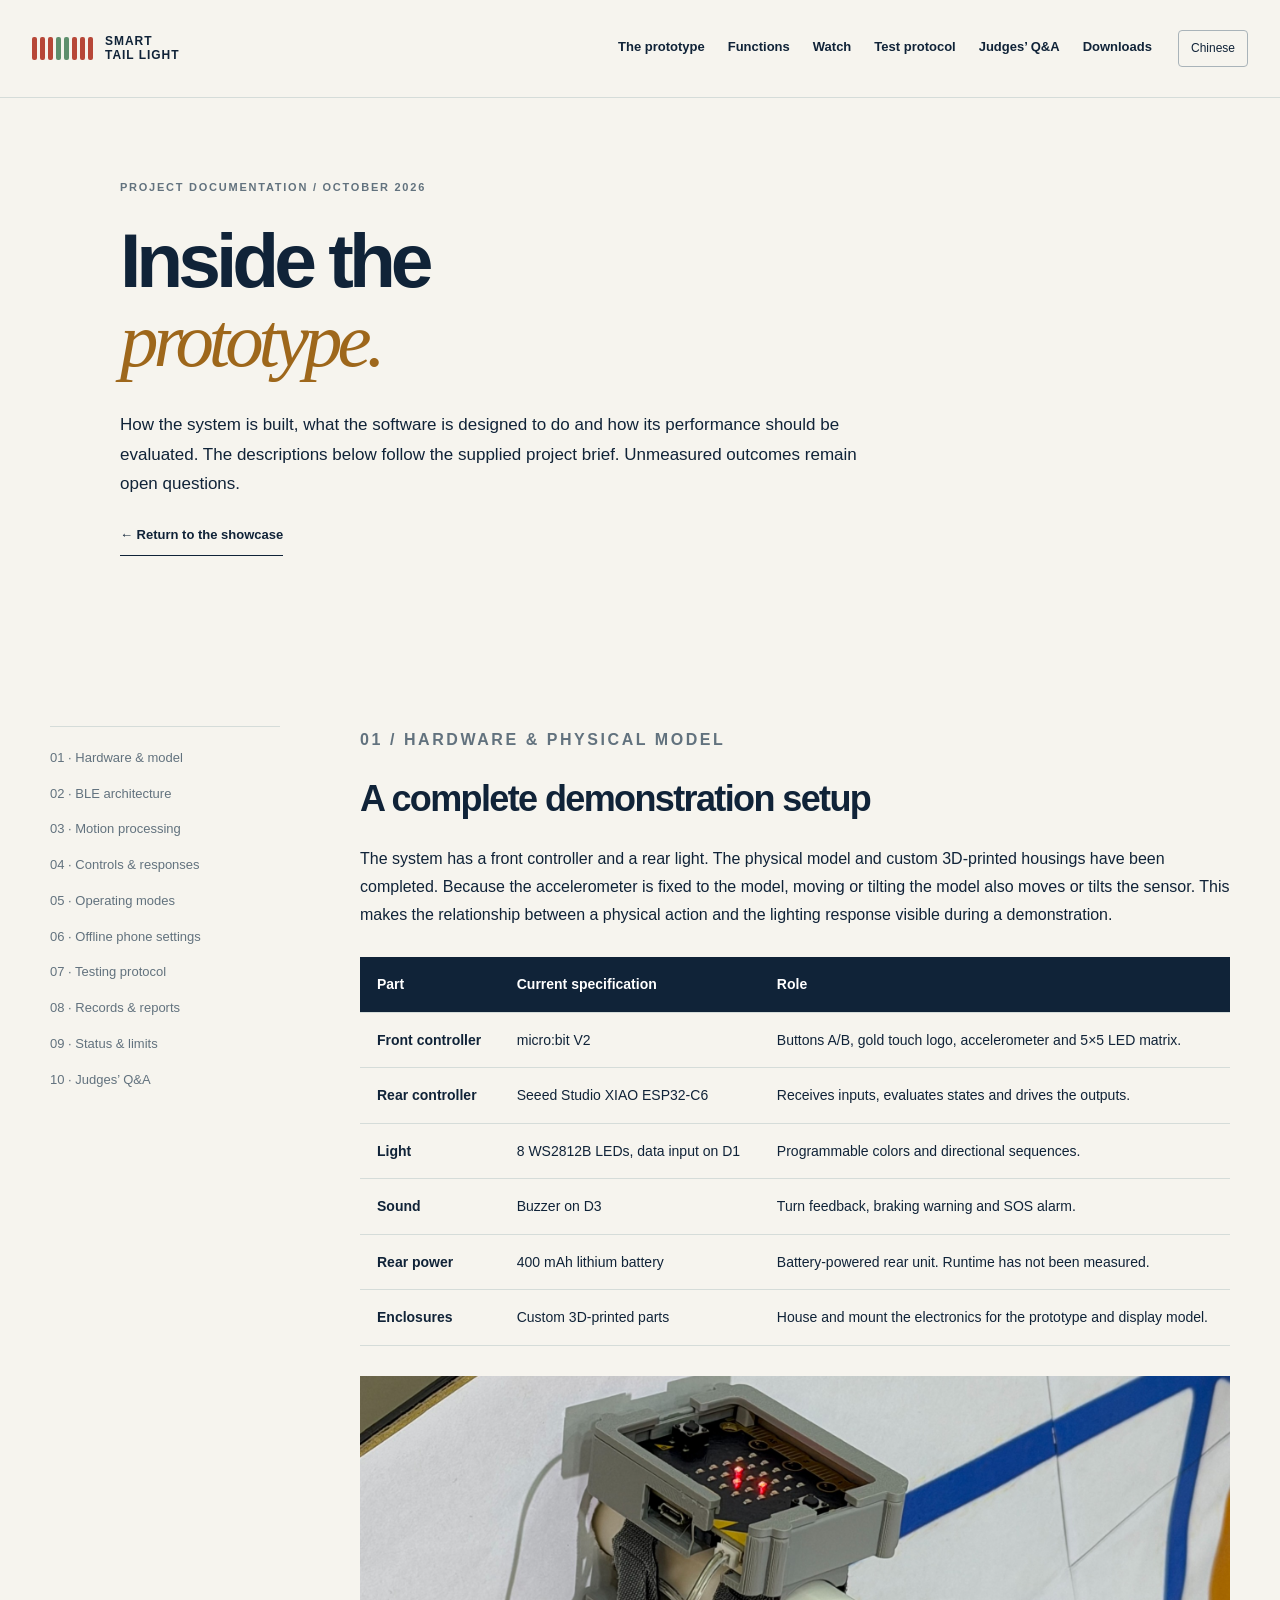
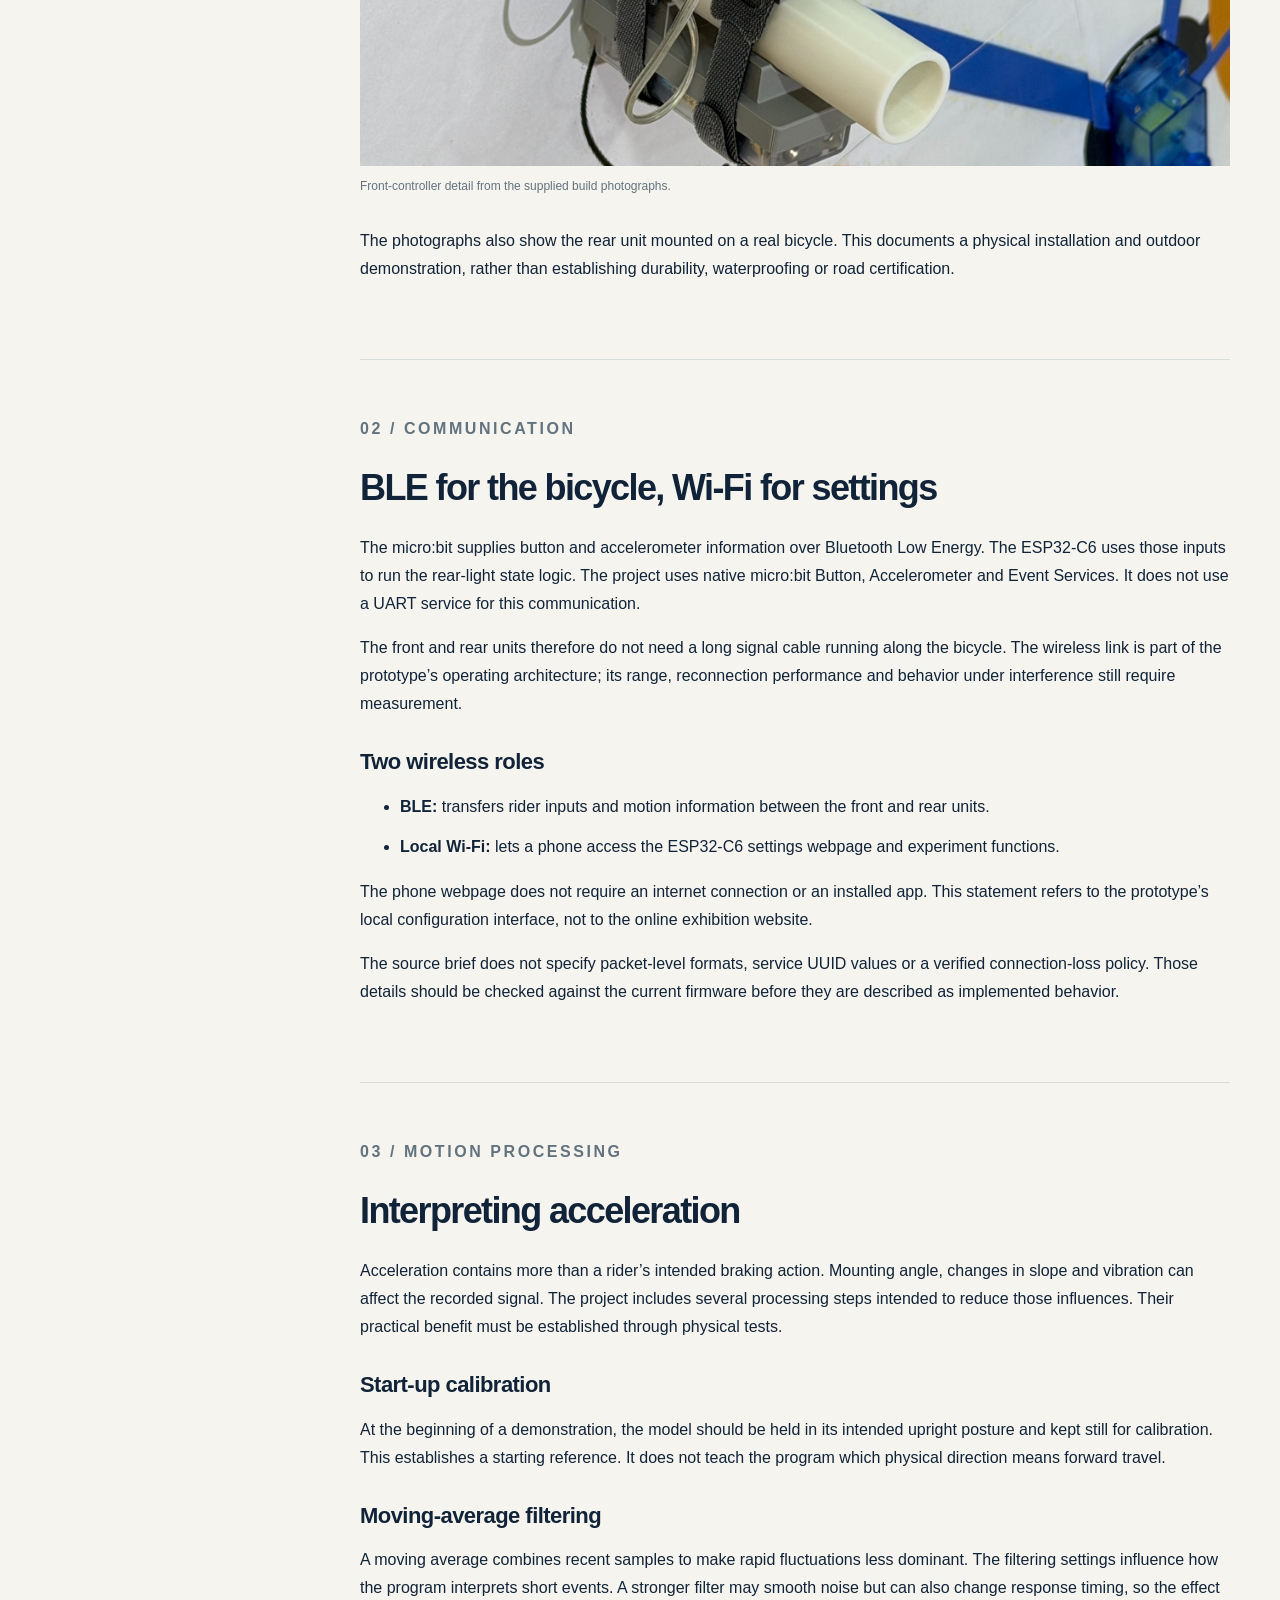
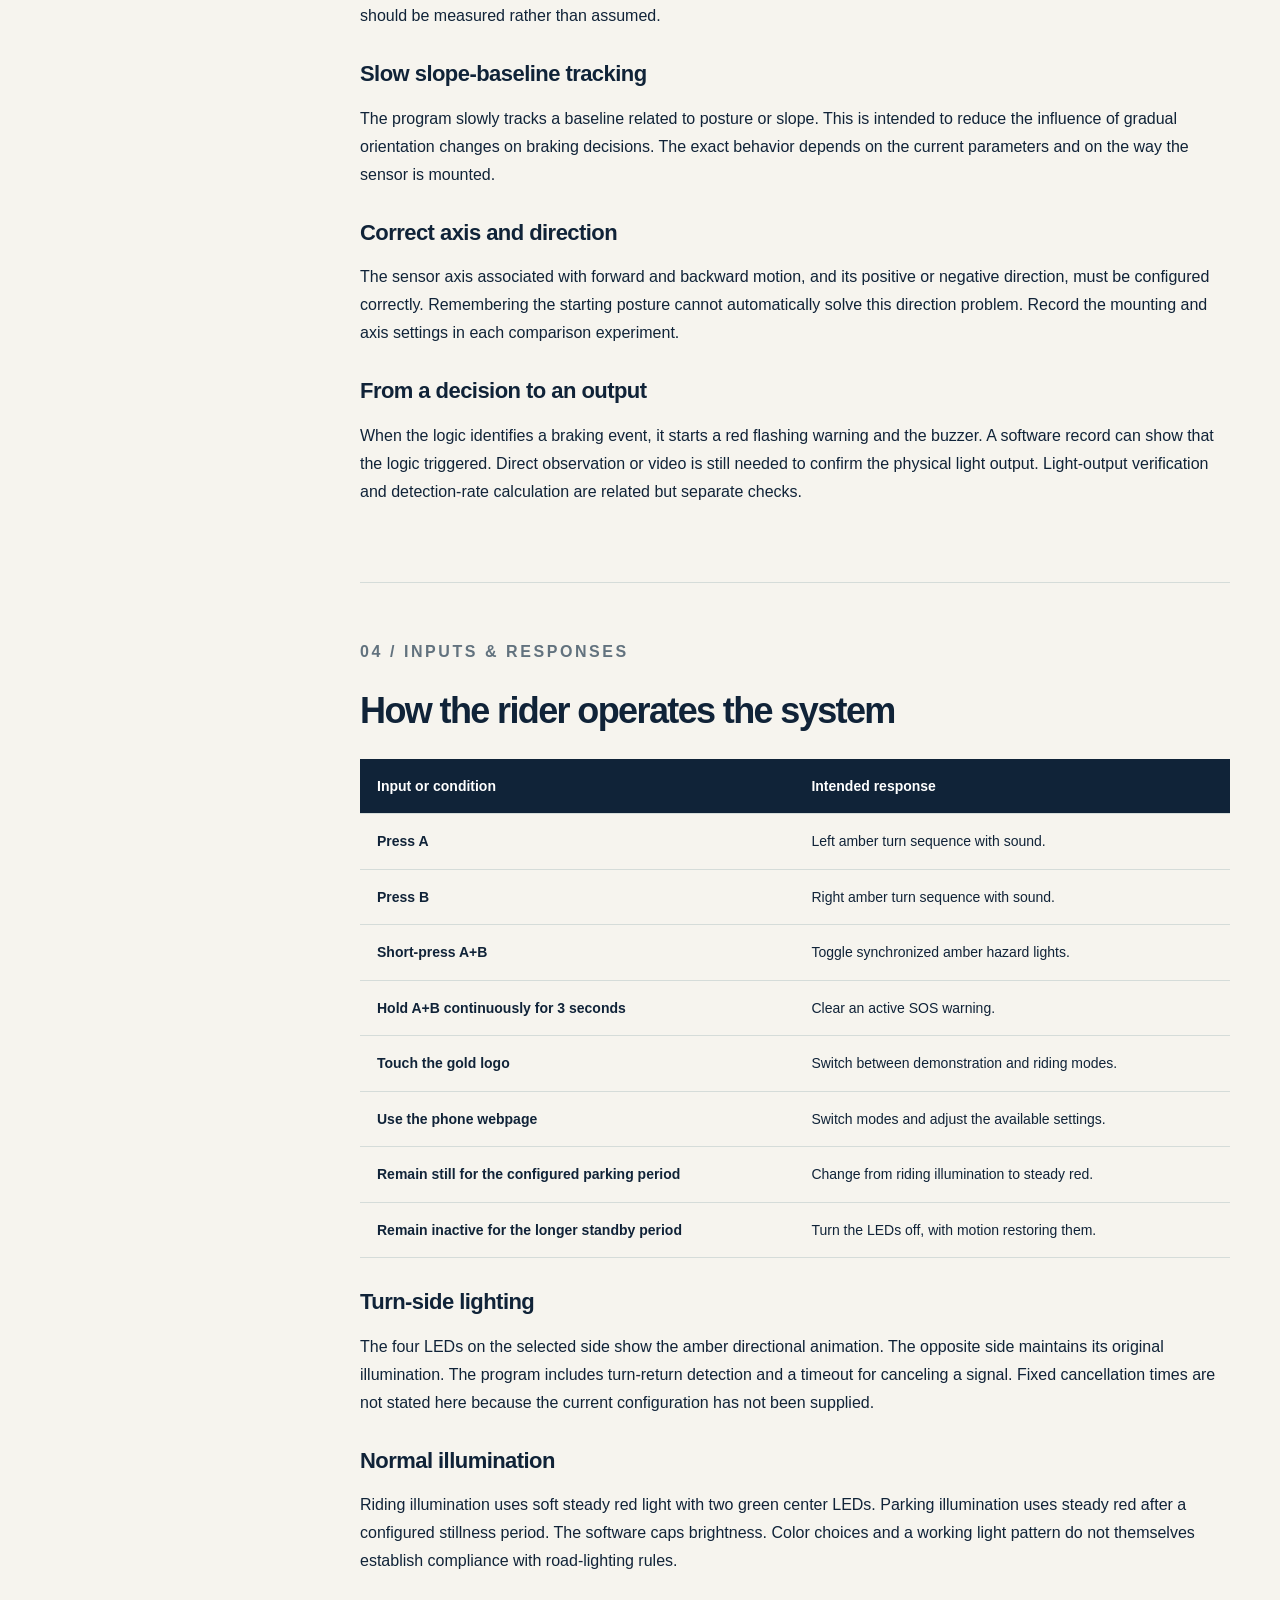
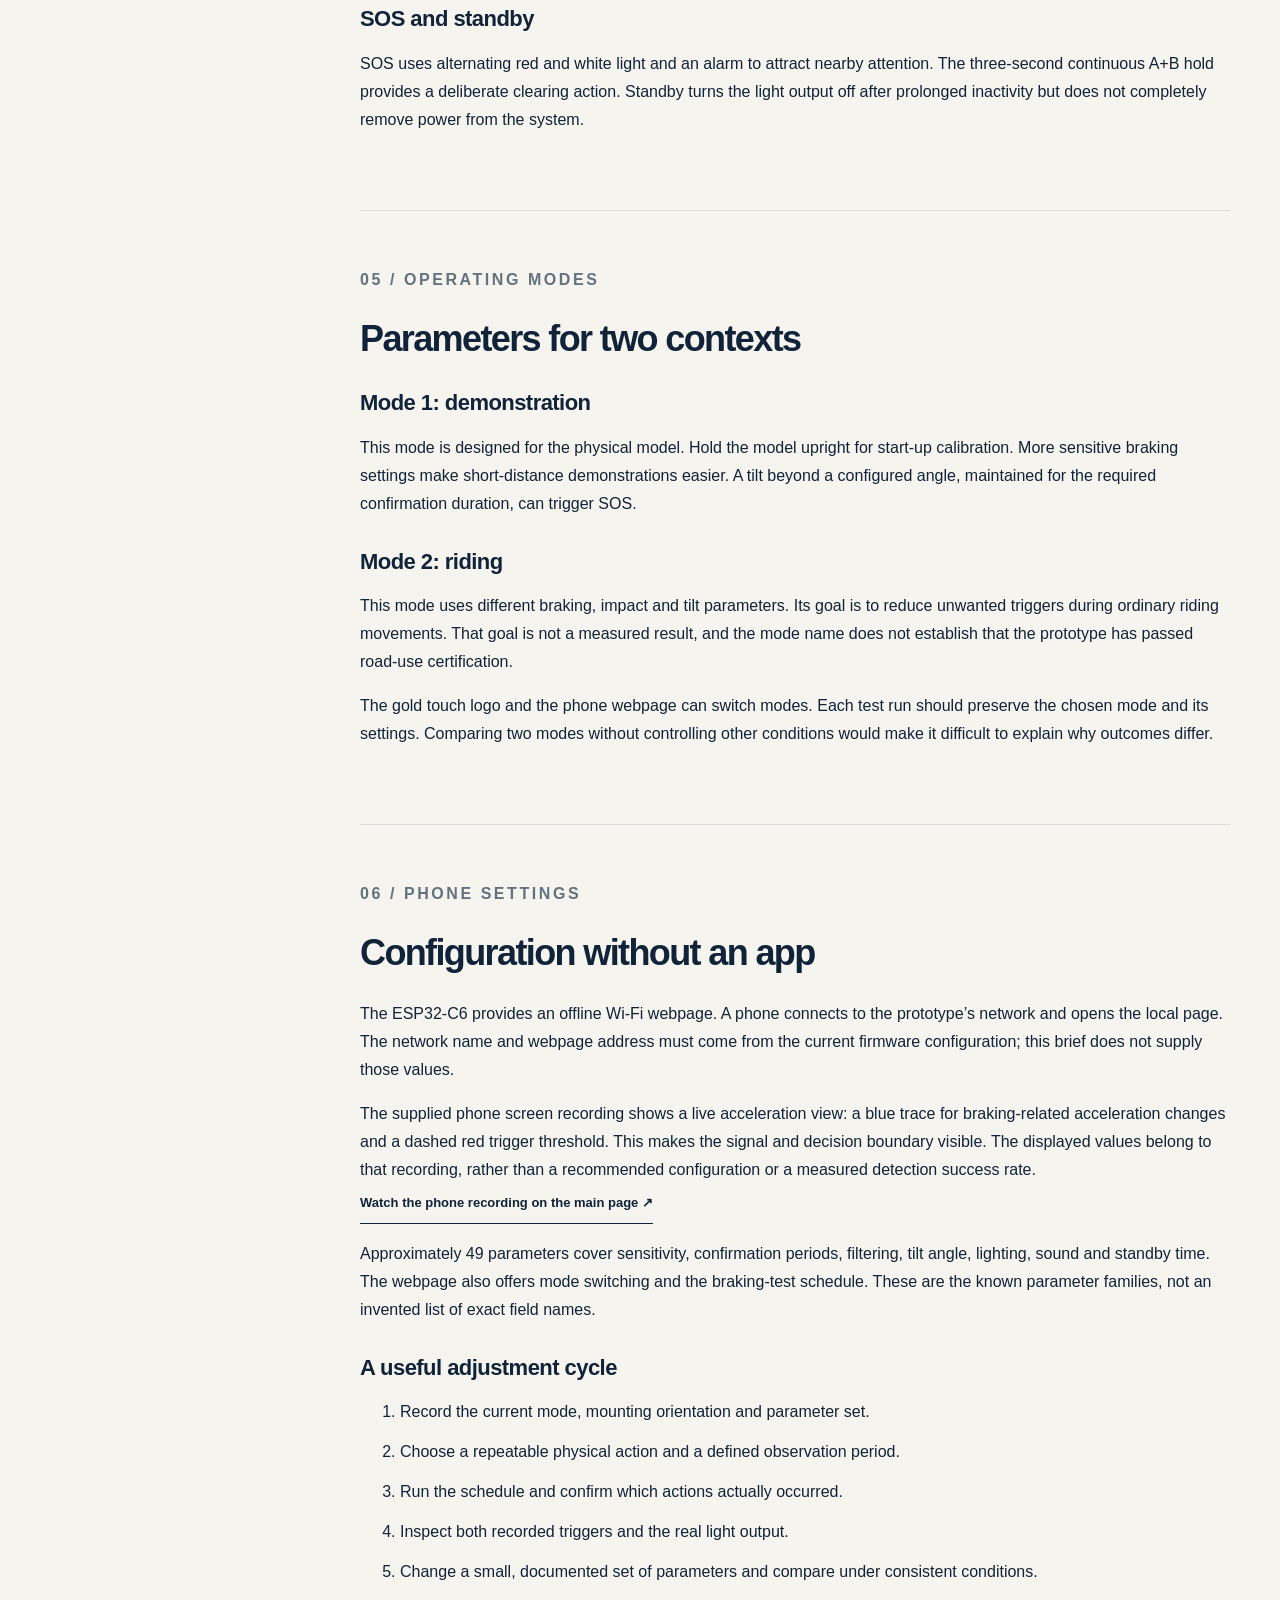
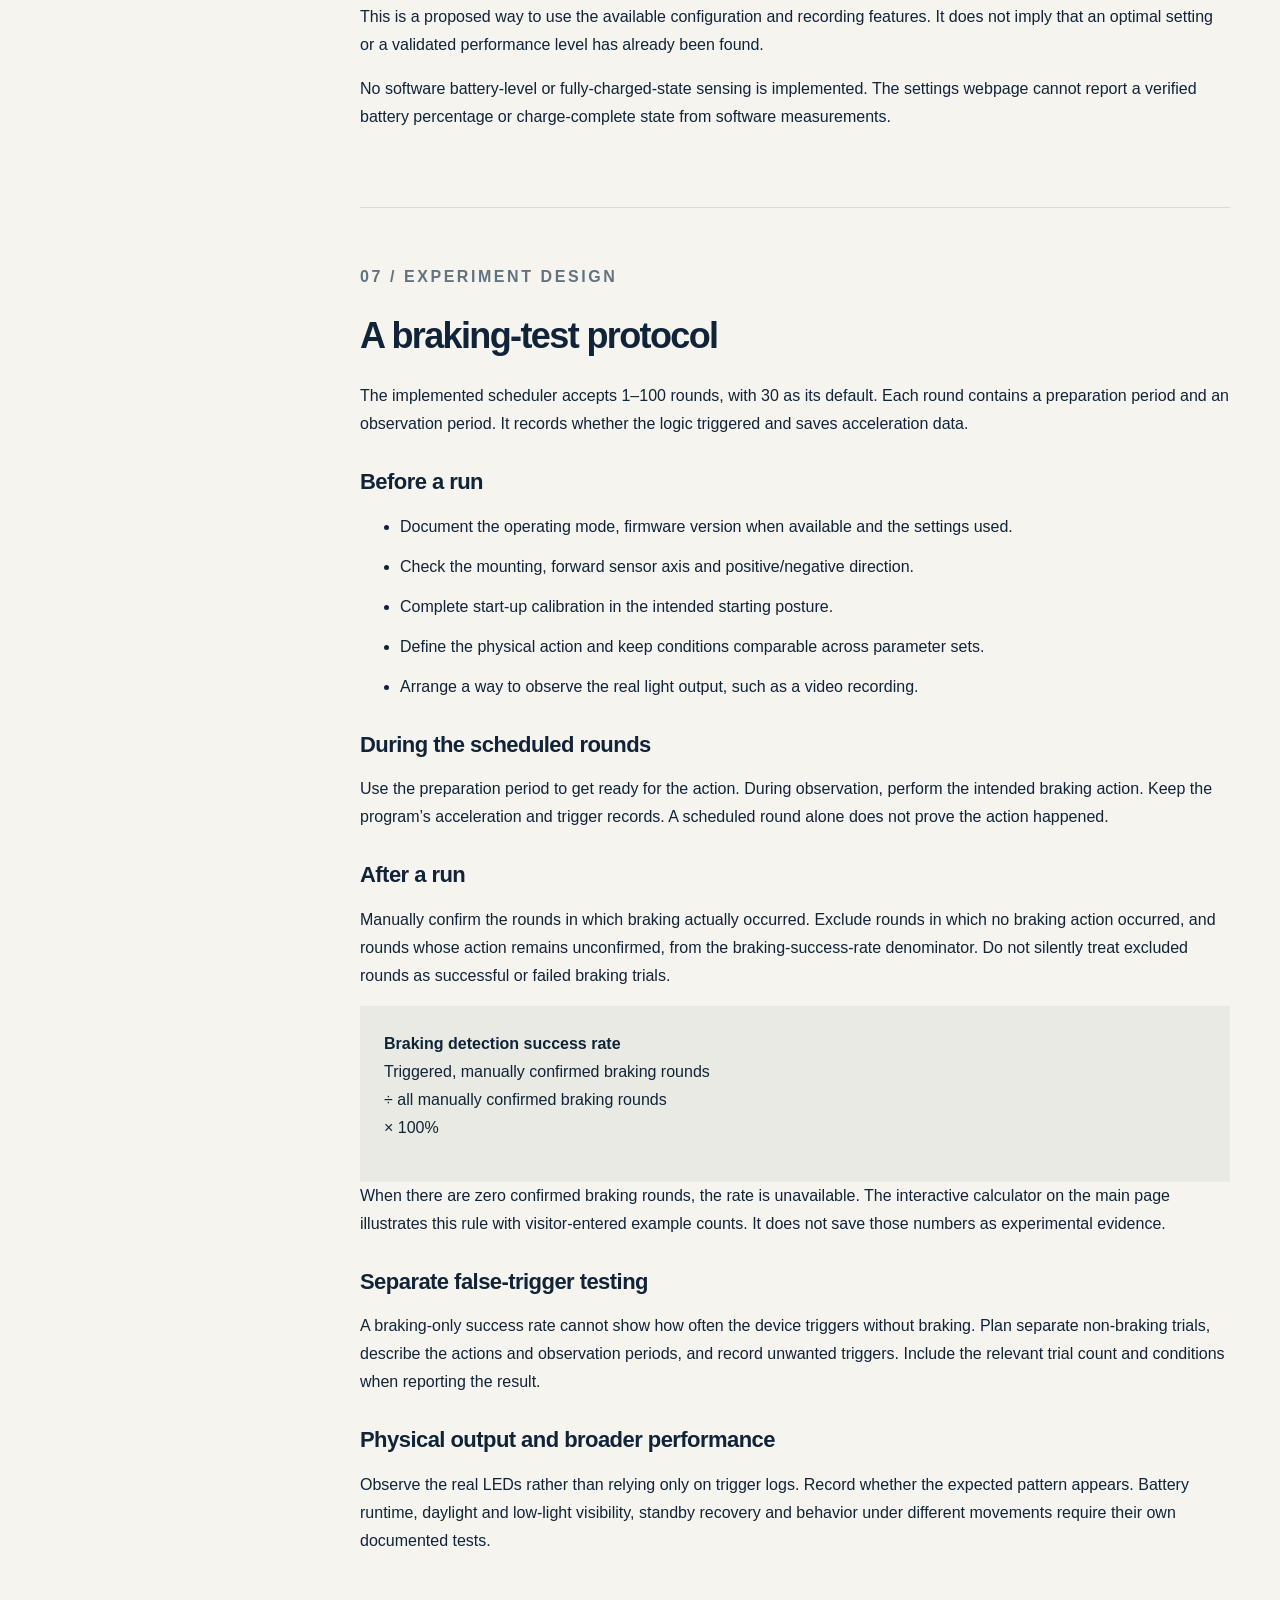
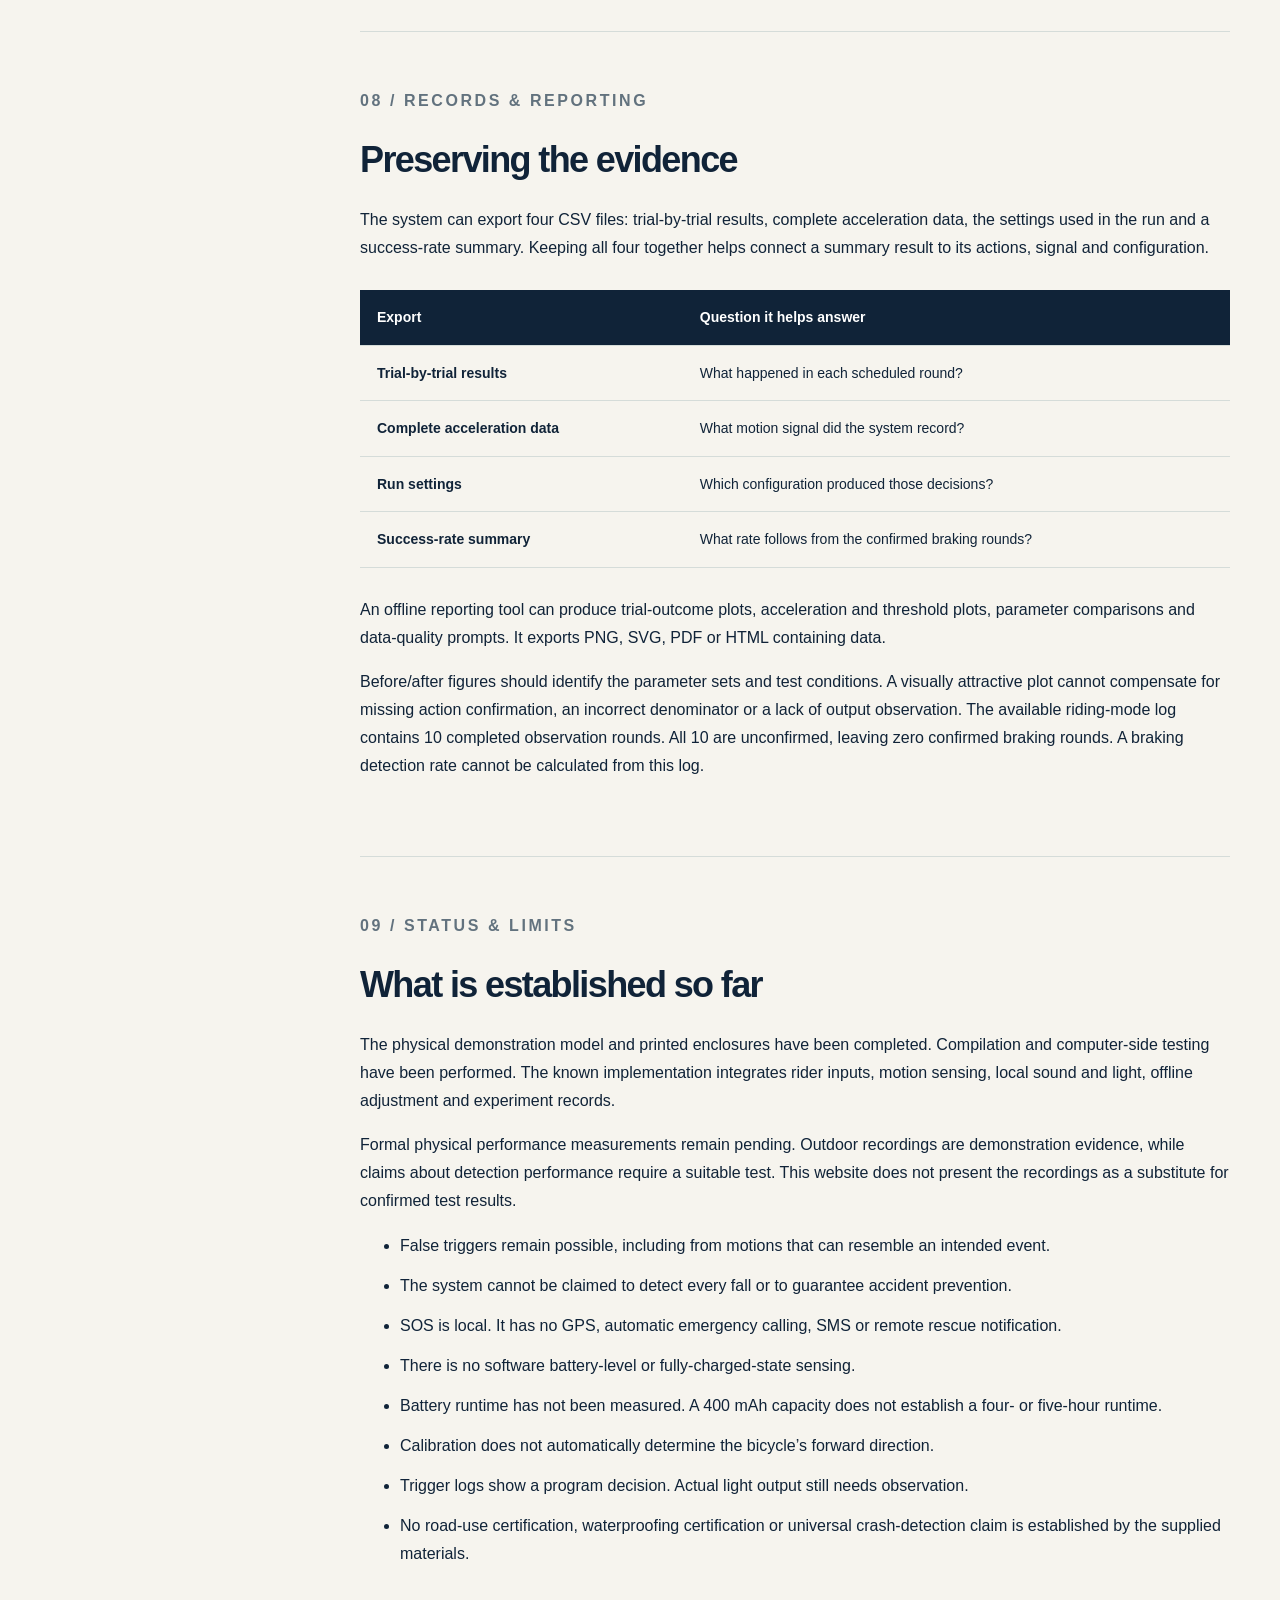
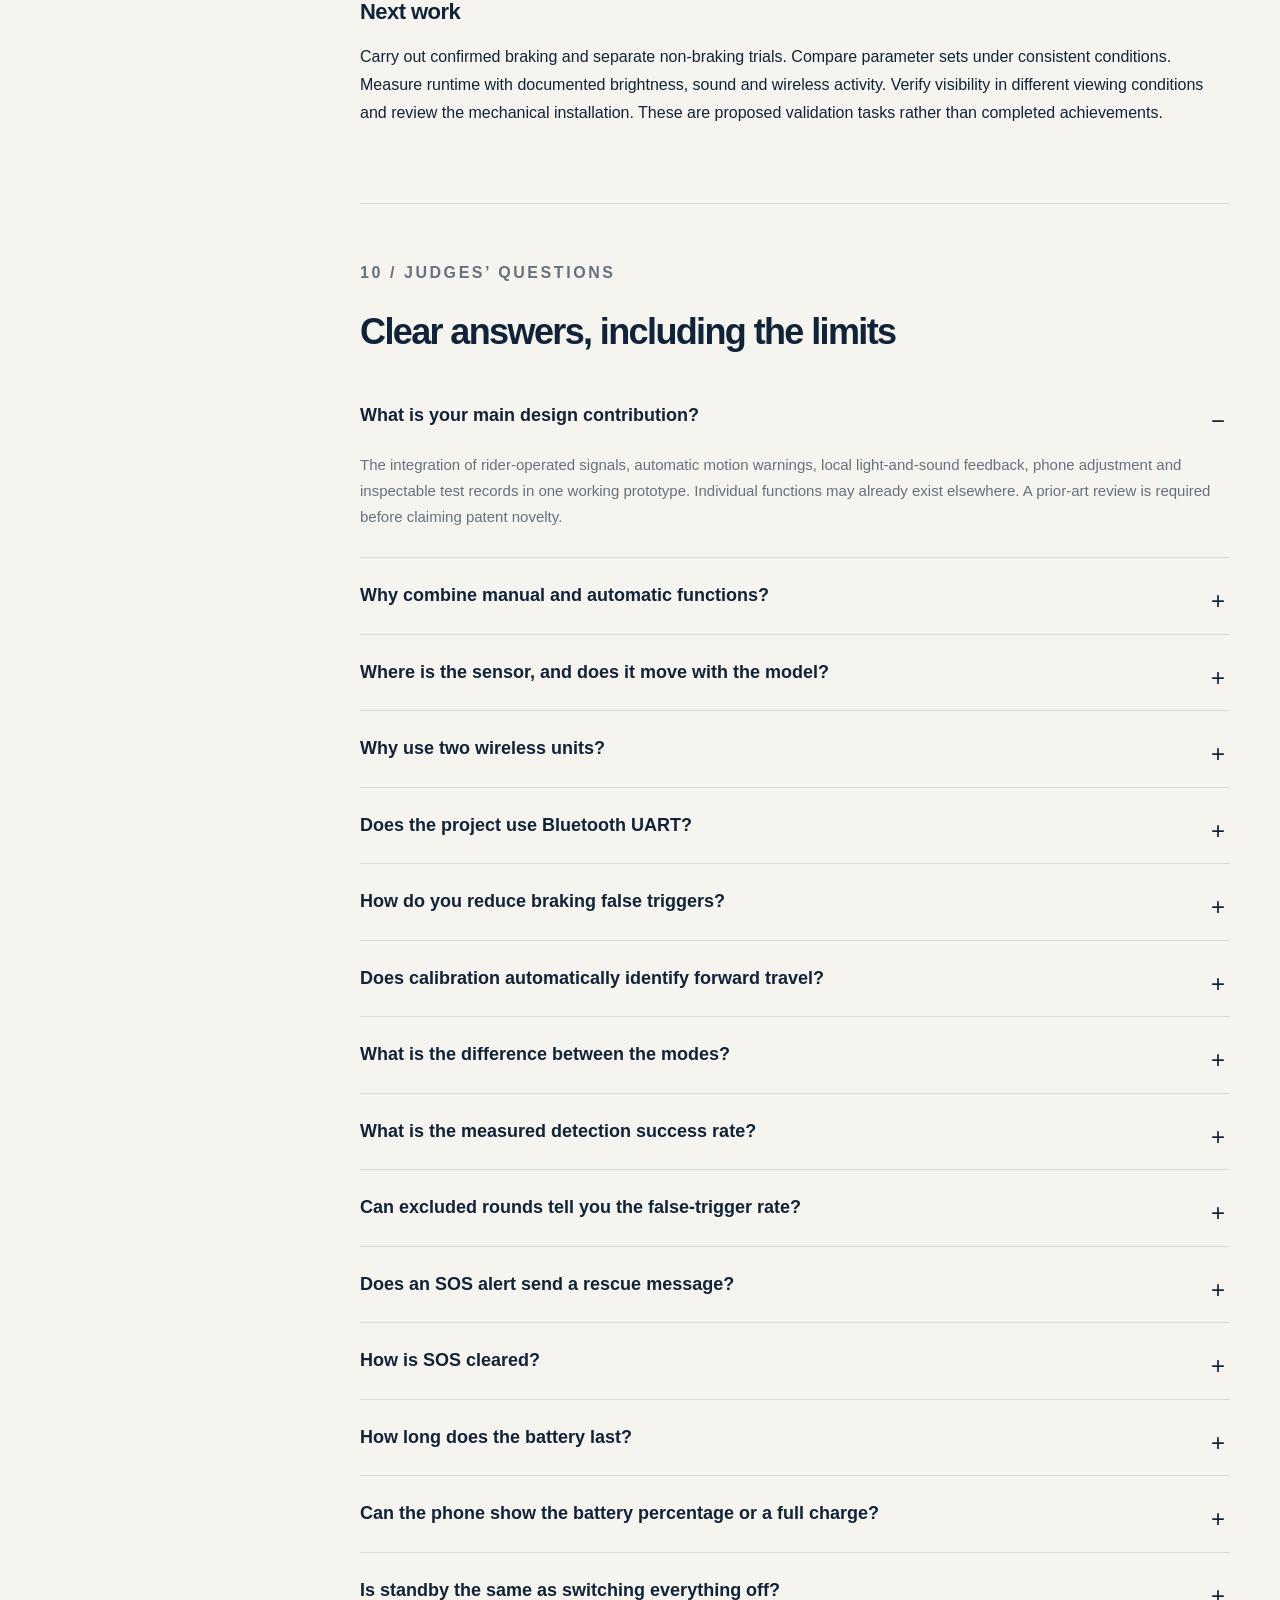
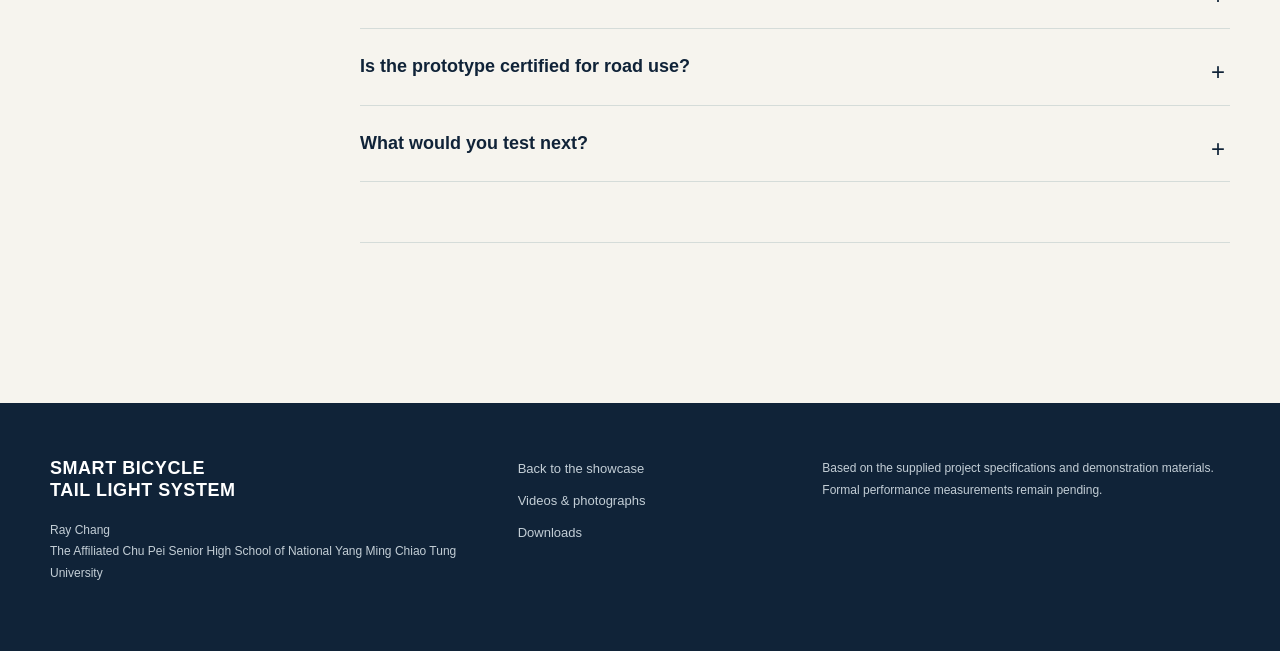
<file: guide.html>
<!doctype html><html lang="en"><head><meta charset="utf-8"><meta name="viewport" content="width=device-width,initial-scale=1"><title>Technical Guide & Judges’ Q&A | Smart Bicycle Tail Light System</title><meta name="description" content="Detailed hardware, BLE architecture, signal processing, operating modes, phone settings, braking-test protocol and judges’ questions for the bicycle tail light prototype."><meta name="theme-color" content="#102338"><link rel="stylesheet" href="styles.css?v=language"><script src="app.js" defer></script><link rel="canonical" href="https://raychang1227.github.io/bicycle-light/guide.html"><meta property="og:url" content="https://raychang1227.github.io/bicycle-light/guide.html"><meta property="og:image" content="https://raychang1227.github.io/bicycle-light/assets/model.jpg"></head><body><a class="skip" href="#main">Skip to content</a><header class="site-header"><a class="brand" href="index.html"><span class="brand-mark" aria-hidden="true"><i></i><i></i><i></i><i></i><i></i><i></i><i></i><i></i></span><span>SMART<br>TAIL LIGHT</span></a><button class="menu-toggle" aria-expanded="false" aria-controls="navigation">Menu</button><nav id="navigation" aria-label="Main navigation"><a href="index.html#prototype">The prototype</a><a href="index.html#features">Functions</a><a href="index.html#media">Watch</a><a href="#protocol">Test protocol</a><a href="#questions">Judges’ Q&A</a><a href="index.html#resources">Downloads</a></nav><button class="zh-toggle" aria-pressed="false">Chinese</button></header>
<main id="main"><div class="shell guide-hero"><p class="eyebrow">Project documentation / October 2026</p><h1>Inside the<br><em>prototype.</em></h1><p>How the system is built, what the software is designed to do and how its performance should be evaluated. The descriptions below follow the supplied project brief. Unmeasured outcomes remain open questions.</p><p class="zh" lang="zh-Hant">以下整理硬體、藍牙、感測判斷、設定及實驗方法。內容依已知專案規格，不把待測效果寫成已證實結果。</p><a class="text-link" href="index.html">← Return to the showcase</a></div><div class="shell guide-body section"><aside class="guide-toc" aria-label="On this page"><a href="#hardware">01 · Hardware & model</a><a href="#architecture">02 · BLE architecture</a><a href="#sensing">03 · Motion processing</a><a href="#controls">04 · Controls & responses</a><a href="#operating-modes">05 · Operating modes</a><a href="#phone">06 · Offline phone settings</a><a href="#protocol">07 · Testing protocol</a><a href="#records">08 · Records & reports</a><a href="#limits">09 · Status & limits</a><a href="#questions">10 · Judges’ Q&A</a></aside><article class="guide-article">
<section id="hardware"><p class="eyebrow">01 / Hardware & physical model</p><h2>A complete demonstration setup</h2><p>The system has a front controller and a rear light. The physical model and custom 3D-printed housings have been completed. Because the accelerometer is fixed to the model, moving or tilting the model also moves or tilts the sensor. This makes the relationship between a physical action and the lighting response visible during a demonstration.</p><div class="table-wrap"><table><thead><tr><th>Part</th><th>Current specification</th><th>Role</th></tr></thead><tbody><tr><td>Front controller</td><td>micro:bit V2</td><td>Buttons A/B, gold touch logo, accelerometer and 5×5 LED matrix.</td></tr><tr><td>Rear controller</td><td>Seeed Studio XIAO ESP32-C6</td><td>Receives inputs, evaluates states and drives the outputs.</td></tr><tr><td>Light</td><td>8 WS2812B LEDs, data input on D1</td><td>Programmable colors and directional sequences.</td></tr><tr><td>Sound</td><td>Buzzer on D3</td><td>Turn feedback, braking warning and SOS alarm.</td></tr><tr><td>Rear power</td><td>400 mAh lithium battery</td><td>Battery-powered rear unit. Runtime has not been measured.</td></tr><tr><td>Enclosures</td><td>Custom 3D-printed parts</td><td>House and mount the electronics for the prototype and display model.</td></tr></tbody></table></div><figure class="hardware-figure"><img src="assets/front-controller.jpg" alt="The actual micro:bit V2 in its printed enclosure, with buttons and gold logo accessible" loading="lazy"><figcaption>Front-controller detail from the supplied build photographs.</figcaption></figure><p>The photographs also show the rear unit mounted on a real bicycle. This documents a physical installation and outdoor demonstration, rather than establishing durability, waterproofing or road certification.</p><p class="zh" lang="zh-Hant">最新規格為 LED 資料線接 D1、蜂鳴器接 D3。尾燈使用 400mAh 鋰電池，續航尚未量測，外殼也不能直接宣稱防水或符合道路規範。</p></section>

<section id="architecture"><p class="eyebrow">02 / Communication</p><h2>BLE for the bicycle, Wi-Fi for settings</h2><p>The micro:bit supplies button and accelerometer information over Bluetooth Low Energy. The ESP32-C6 uses those inputs to run the rear-light state logic. The project uses native micro:bit Button, Accelerometer and Event Services. It does not use a UART service for this communication.</p><p>The front and rear units therefore do not need a long signal cable running along the bicycle. The wireless link is part of the prototype’s operating architecture; its range, reconnection performance and behavior under interference still require measurement.</p><h3>Two wireless roles</h3><ul><li><strong>BLE:</strong> transfers rider inputs and motion information between the front and rear units.</li><li><strong>Local Wi-Fi:</strong> lets a phone access the ESP32-C6 settings webpage and experiment functions.</li></ul><p>The phone webpage does not require an internet connection or an installed app. This statement refers to the prototype’s local configuration interface, not to the online exhibition website.</p><p>The source brief does not specify packet-level formats, service UUID values or a verified connection-loss policy. Those details should be checked against the current firmware before they are described as implemented behavior.</p><p class="zh" lang="zh-Hant">BLE 用於車頭與尾燈通訊，Wi-Fi 用於手機設定。沒有提供的封包細節、斷線處理及連線距離，不自行補上。</p></section>

<section id="sensing"><p class="eyebrow">03 / Motion processing</p><h2>Interpreting acceleration</h2><p>Acceleration contains more than a rider’s intended braking action. Mounting angle, changes in slope and vibration can affect the recorded signal. The project includes several processing steps intended to reduce those influences. Their practical benefit must be established through physical tests.</p><h3>Start-up calibration</h3><p>At the beginning of a demonstration, the model should be held in its intended upright posture and kept still for calibration. This establishes a starting reference. It does not teach the program which physical direction means forward travel.</p><h3>Moving-average filtering</h3><p>A moving average combines recent samples to make rapid fluctuations less dominant. The filtering settings influence how the program interprets short events. A stronger filter may smooth noise but can also change response timing, so the effect should be measured rather than assumed.</p><h3>Slow slope-baseline tracking</h3><p>The program slowly tracks a baseline related to posture or slope. This is intended to reduce the influence of gradual orientation changes on braking decisions. The exact behavior depends on the current parameters and on the way the sensor is mounted.</p><h3>Correct axis and direction</h3><p>The sensor axis associated with forward and backward motion, and its positive or negative direction, must be configured correctly. Remembering the starting posture cannot automatically solve this direction problem. Record the mounting and axis settings in each comparison experiment.</p><h3>From a decision to an output</h3><p>When the logic identifies a braking event, it starts a red flashing warning and the buzzer. A software record can show that the logic triggered. Direct observation or video is still needed to confirm the physical light output. Light-output verification and detection-rate calculation are related but separate checks.</p><p class="zh" lang="zh-Hant">開機校正只能記住起始姿勢，不能自動辨認車子前進方向。平均濾波與緩慢坡度追蹤都以改善判斷為目標，仍須用實際資料比較。</p></section>

<section id="controls"><p class="eyebrow">04 / Inputs & responses</p><h2>How the rider operates the system</h2><div class="table-wrap"><table><thead><tr><th>Input or condition</th><th>Intended response</th></tr></thead><tbody><tr><td>Press A</td><td>Left amber turn sequence with sound.</td></tr><tr><td>Press B</td><td>Right amber turn sequence with sound.</td></tr><tr><td>Short-press A+B</td><td>Toggle synchronized amber hazard lights.</td></tr><tr><td>Hold A+B continuously for 3 seconds</td><td>Clear an active SOS warning.</td></tr><tr><td>Touch the gold logo</td><td>Switch between demonstration and riding modes.</td></tr><tr><td>Use the phone webpage</td><td>Switch modes and adjust the available settings.</td></tr><tr><td>Remain still for the configured parking period</td><td>Change from riding illumination to steady red.</td></tr><tr><td>Remain inactive for the longer standby period</td><td>Turn the LEDs off, with motion restoring them.</td></tr></tbody></table></div><h3>Turn-side lighting</h3><p>The four LEDs on the selected side show the amber directional animation. The opposite side maintains its original illumination. The program includes turn-return detection and a timeout for canceling a signal. Fixed cancellation times are not stated here because the current configuration has not been supplied.</p><h3>Normal illumination</h3><p>Riding illumination uses soft steady red light with two green center LEDs. Parking illumination uses steady red after a configured stillness period. The software caps brightness. Color choices and a working light pattern do not themselves establish compliance with road-lighting rules.</p><h3>SOS and standby</h3><p>SOS uses alternating red and white light and an alarm to attract nearby attention. The three-second continuous A+B hold provides a deliberate clearing action. Standby turns the light output off after prolonged inactivity but does not completely remove power from the system.</p></section>

<section id="operating-modes"><p class="eyebrow">05 / Operating modes</p><h2>Parameters for two contexts</h2><h3>Mode 1: demonstration</h3><p>This mode is designed for the physical model. Hold the model upright for start-up calibration. More sensitive braking settings make short-distance demonstrations easier. A tilt beyond a configured angle, maintained for the required confirmation duration, can trigger SOS.</p><h3>Mode 2: riding</h3><p>This mode uses different braking, impact and tilt parameters. Its goal is to reduce unwanted triggers during ordinary riding movements. That goal is not a measured result, and the mode name does not establish that the prototype has passed road-use certification.</p><p>The gold touch logo and the phone webpage can switch modes. Each test run should preserve the chosen mode and its settings. Comparing two modes without controlling other conditions would make it difficult to explain why outcomes differ.</p><p class="zh" lang="zh-Hant">展示模式較適合模型短距離操作；騎乘模式改用另一組參數。請保留每次試驗的模式與設定，才能公平比較。</p></section>

<section id="phone"><p class="eyebrow">06 / Phone settings</p><h2>Configuration without an app</h2><p>The ESP32-C6 provides an offline Wi-Fi webpage. A phone connects to the prototype’s network and opens the local page. The network name and webpage address must come from the current firmware configuration; this brief does not supply those values.</p><p>The supplied phone screen recording shows a live acceleration view: a blue trace for braking-related acceleration changes and a dashed red trigger threshold. This makes the signal and decision boundary visible. The displayed values belong to that recording, rather than a recommended configuration or a measured detection success rate. <a class="text-link" href="index.html#media">Watch the phone recording on the main page ↗</a></p><p>Approximately 49 parameters cover sensitivity, confirmation periods, filtering, tilt angle, lighting, sound and standby time. The webpage also offers mode switching and the braking-test schedule. These are the known parameter families, not an invented list of exact field names.</p><h3>A useful adjustment cycle</h3><ol><li>Record the current mode, mounting orientation and parameter set.</li><li>Choose a repeatable physical action and a defined observation period.</li><li>Run the schedule and confirm which actions actually occurred.</li><li>Inspect both recorded triggers and the real light output.</li><li>Change a small, documented set of parameters and compare under consistent conditions.</li></ol><p>This is a proposed way to use the available configuration and recording features. It does not imply that an optimal setting or a validated performance level has already been found.</p><p>No software battery-level or fully-charged-state sensing is implemented. The settings webpage cannot report a verified battery percentage or charge-complete state from software measurements.</p></section>

<section id="protocol"><p class="eyebrow">07 / Experiment design</p><h2>A braking-test protocol</h2><p>The implemented scheduler accepts 1–100 rounds, with 30 as its default. Each round contains a preparation period and an observation period. It records whether the logic triggered and saves acceleration data.</p><h3>Before a run</h3><ul><li>Document the operating mode, firmware version when available and the settings used.</li><li>Check the mounting, forward sensor axis and positive/negative direction.</li><li>Complete start-up calibration in the intended starting posture.</li><li>Define the physical action and keep conditions comparable across parameter sets.</li><li>Arrange a way to observe the real light output, such as a video recording.</li></ul><h3>During the scheduled rounds</h3><p>Use the preparation period to get ready for the action. During observation, perform the intended braking action. Keep the program’s acceleration and trigger records. A scheduled round alone does not prove the action happened.</p><h3>After a run</h3><p>Manually confirm the rounds in which braking actually occurred. Exclude rounds in which no braking action occurred, and rounds whose action remains unconfirmed, from the braking-success-rate denominator. Do not silently treat excluded rounds as successful or failed braking trials.</p><div class="formula"><strong>Braking detection success rate</strong><p>Triggered, manually confirmed braking rounds<br>÷ all manually confirmed braking rounds<br>× 100%</p></div><p>When there are zero confirmed braking rounds, the rate is unavailable. The interactive calculator on the main page illustrates this rule with visitor-entered example counts. It does not save those numbers as experimental evidence.</p><h3>Separate false-trigger testing</h3><p>A braking-only success rate cannot show how often the device triggers without braking. Plan separate non-braking trials, describe the actions and observation periods, and record unwanted triggers. Include the relevant trial count and conditions when reporting the result.</p><h3>Physical output and broader performance</h3><p>Observe the real LEDs rather than relying only on trigger logs. Record whether the expected pattern appears. Battery runtime, daylight and low-light visibility, standby recovery and behavior under different movements require their own documented tests.</p><p class="zh" lang="zh-Hant">排程次數不等於有效煞車次數。只有人工確認確實煞車的輪次能進入分母；分母為零時不計算。誤觸必須安排另外的非煞車試驗。</p></section>

<section id="records"><p class="eyebrow">08 / Records & reporting</p><h2>Preserving the evidence</h2><p>The system can export four CSV files: trial-by-trial results, complete acceleration data, the settings used in the run and a success-rate summary. Keeping all four together helps connect a summary result to its actions, signal and configuration.</p><div class="table-wrap"><table><thead><tr><th>Export</th><th>Question it helps answer</th></tr></thead><tbody><tr><td>Trial-by-trial results</td><td>What happened in each scheduled round?</td></tr><tr><td>Complete acceleration data</td><td>What motion signal did the system record?</td></tr><tr><td>Run settings</td><td>Which configuration produced those decisions?</td></tr><tr><td>Success-rate summary</td><td>What rate follows from the confirmed braking rounds?</td></tr></tbody></table></div><p>An offline reporting tool can produce trial-outcome plots, acceleration and threshold plots, parameter comparisons and data-quality prompts. It exports PNG, SVG, PDF or HTML containing data.</p><p>Before/after figures should identify the parameter sets and test conditions. A visually attractive plot cannot compensate for missing action confirmation, an incorrect denominator or a lack of output observation. The available riding-mode log contains 10 completed observation rounds. All 10 are unconfirmed, leaving zero confirmed braking rounds. A braking detection rate cannot be calculated from this log.</p><p class="zh" lang="zh-Hant">現有騎乘模式紀錄完成 10 個觀察回合，10 回合皆未經人工確認，無法計算煞車偵測率。</p></section>

<section id="limits"><p class="eyebrow">09 / Status & limits</p><h2>What is established so far</h2><p>The physical demonstration model and printed enclosures have been completed. Compilation and computer-side testing have been performed. The known implementation integrates rider inputs, motion sensing, local sound and light, offline adjustment and experiment records.</p><p>Formal physical performance measurements remain pending. Outdoor recordings are demonstration evidence, while claims about detection performance require a suitable test. This website does not present the recordings as a substitute for confirmed test results.</p><ul><li>False triggers remain possible, including from motions that can resemble an intended event.</li><li>The system cannot be claimed to detect every fall or to guarantee accident prevention.</li><li>SOS is local. It has no GPS, automatic emergency calling, SMS or remote rescue notification.</li><li>There is no software battery-level or fully-charged-state sensing.</li><li>Battery runtime has not been measured. A 400 mAh capacity does not establish a four- or five-hour runtime.</li><li>Calibration does not automatically determine the bicycle’s forward direction.</li><li>Trigger logs show a program decision. Actual light output still needs observation.</li><li>No road-use certification, waterproofing certification or universal crash-detection claim is established by the supplied materials.</li></ul><h3>Next work</h3><p>Carry out confirmed braking and separate non-braking trials. Compare parameter sets under consistent conditions. Measure runtime with documented brightness, sound and wireless activity. Verify visibility in different viewing conditions and review the mechanical installation. These are proposed validation tasks rather than completed achievements.</p></section>

<section id="questions"><p class="eyebrow">10 / Judges’ questions</p><h2>Clear answers, including the limits</h2>
<details open><summary>What is your main design contribution?</summary><p>The integration of rider-operated signals, automatic motion warnings, local light-and-sound feedback, phone adjustment and inspectable test records in one working prototype. Individual functions may already exist elsewhere. A prior-art review is required before claiming patent novelty.</p></details>
<details><summary>Why combine manual and automatic functions?</summary><p>A rider can explicitly request a turn signal, while the sensor can support warnings associated with motion. Combining them allows the same rear unit to express different situations. The practical benefit still needs evaluation with suitable users and physical tests.</p></details>
<details><summary>Where is the sensor, and does it move with the model?</summary><p>The accelerometer is built into the front micro:bit controller, which is fixed to the model. It moves and tilts together with the model, allowing a visible demonstration of input and response.</p></details>
<details><summary>Why use two wireless units?</summary><p>The front unit provides accessible rider controls and sensor data, while the rear unit provides the visible output. BLE links them without a long signal cable along the bicycle. Range and reliability still require measurement.</p></details>
<details><summary>Does the project use Bluetooth UART?</summary><p>No. The specified communication uses the native micro:bit Button, Accelerometer and Event Services rather than UART.</p></details>
<details><summary>How do you reduce braking false triggers?</summary><p>The program includes start-up calibration, moving-average filtering and slow slope-baseline tracking, together with adjustable parameters. These are design measures intended to reduce unwanted triggers. Their effectiveness has not yet been established with supplied formal measurements.</p></details>
<details><summary>Does calibration automatically identify forward travel?</summary><p>No. It records the starting posture. The correct forward sensor axis and its positive/negative direction still need to be configured.</p></details>
<details><summary>What is the difference between the modes?</summary><p>Demonstration mode is more sensitive for short model movements and permits a sustained-tilt SOS demonstration. Riding mode uses different braking, impact and tilt parameters, with the goal of reducing unwanted triggers during ordinary use. The goal remains to be validated.</p></details>
<details><summary>What is the measured detection success rate?</summary><p>The available log has zero manually confirmed braking rounds. A detection rate requires at least one confirmed braking round.</p></details>
<details><summary>Can excluded rounds tell you the false-trigger rate?</summary><p>Not by themselves. Exclusion means they do not belong in the braking denominator. False-trigger evaluation needs separately identified non-braking actions, documented conditions and an appropriate trial count or observation period.</p></details>
<details><summary>Does an SOS alert send a rescue message?</summary><p>No. It uses local red/white light and an alarm to attract nearby attention. There is no GPS location, automatic call, SMS or remote rescue notification.</p></details>
<details><summary>How is SOS cleared?</summary><p>Hold A and B together continuously for three seconds. A short A+B press is the hazard-light control, which is a different operation.</p></details>
<details><summary>How long does the battery last?</summary><p>Runtime has not been measured. Record brightness, sound activity, wireless use and the standby pattern before reporting a duration.</p></details>
<details><summary>Can the phone show the battery percentage or a full charge?</summary><p>No software battery-level or charge-complete sensing is implemented. The local settings page does not provide a verified software measurement of either state.</p></details>
<details><summary>Is standby the same as switching everything off?</summary><p>No. It turns the LEDs off after prolonged inactivity. Detected movement restores the lighting. It is not a complete power shutdown of the whole system.</p></details>
<details><summary>Is the prototype certified for road use?</summary><p>No such certification has been established in the supplied materials. The riding-mode name describes a parameter set, not a certification. Additional testing and assessment are needed.</p></details>
<details><summary>What would you test next?</summary><p>Confirmed braking detection, separate non-braking false triggers, actual output behavior, battery runtime, visibility and the mechanical installation. Keep the configuration and conditions with each run so that results can be interpreted.</p></details>
<p class="zh" lang="zh-Hant">答辯重點：說明整合設計及驗證方法，沒有數據就直接回答待測，不把展示影片當成功率，也不把 SOS 說成遠端救援。</p>
</section></article></div></main><footer class="site-footer"><div class="shell"><div><p class="brand-footer">SMART BICYCLE<br>TAIL LIGHT SYSTEM</p><p class="small">Ray Chang<br>The Affiliated Chu Pei Senior High School of National Yang Ming Chiao Tung University</p></div><div><a href="index.html">Back to the showcase</a><a href="index.html#media">Videos & photographs</a><a href="index.html#resources">Downloads</a></div><p class="small">Based on the supplied project specifications and demonstration materials.<br>Formal performance measurements remain pending.</p></div></footer></body></html>
</file>
<file: styles.css>
:root{--ink:#102338;--paper:#f6f4ee;--gold:#e9b650;--muted:#62727e;--line:#d5dcd9;--white:#fff;--soft:#eeeee6;--max:1340px}*{box-sizing:border-box}html{scroll-behavior:smooth;scroll-padding-top:110px}body{margin:0;background:var(--paper);color:var(--ink);font:17px/1.75 "Segoe UI",Arial,sans-serif}img{max-width:100%;display:block}a{color:inherit;text-decoration:none}button,input{font:inherit}button,a,input,summary{touch-action:manipulation}button{cursor:pointer}button:focus-visible,a:focus-visible,input:focus-visible,summary:focus-visible{outline:3px solid #b88014;outline-offset:5px}.shell{width:min(calc(100% - 100px),var(--max));margin:auto}.section{padding-block:105px}.site-header{height:98px;display:flex;align-items:center;gap:26px;padding:0 max(32px,calc((100vw - var(--max))/2));border-bottom:1px solid var(--line);background:rgba(246,244,238,.97);position:sticky;top:0;z-index:20}.brand{display:flex;align-items:center;gap:12px;font-size:12px;line-height:1.15;letter-spacing:.08em;font-weight:800;flex-shrink:0}.brand-mark{display:flex;gap:3px;align-items:center}.brand-mark i{width:5px;height:23px;background:#b74738;border-radius:2px}.brand-mark i:nth-child(4),.brand-mark i:nth-child(5){background:#5e8f6d}.site-header nav{display:flex;gap:23px;margin-left:auto;font-size:13px;font-weight:650;white-space:nowrap}.site-header nav a{padding:11px 0;border-bottom:2px solid transparent}.site-header nav a:hover{border-color:var(--gold)}.zh-toggle{background:transparent;border:1px solid #a9b3b9;border-radius:4px;padding:7px 12px;font-size:12px;white-space:nowrap}.zh-toggle[aria-pressed=true]{background:var(--ink);color:white}.menu-toggle{display:none}.skip{position:fixed;top:-100px;left:20px;background:var(--ink);color:white;padding:12px;z-index:100}.skip:focus{top:12px}.hero{padding:70px 0 82px;display:grid;grid-template-columns:.95fr 1.05fr;gap:66px;align-items:center}.eyebrow{font-size:11px;letter-spacing:.16em;font-weight:800;text-transform:uppercase;margin:0 0 24px;color:var(--muted)}h1,h2,h3,p{margin-top:0}h1{font-size:clamp(58px,6.3vw,94px);letter-spacing:-.065em;line-height:1.02;margin-bottom:30px;font-weight:650}h1 em{font-family:Georgia,serif;font-weight:400;color:#9e671b}h2{font-size:clamp(34px,3.5vw,54px);line-height:1.15;letter-spacing:-.045em;font-weight:600;margin-bottom:26px}h3{font-size:24px;letter-spacing:-.025em;line-height:1.25;margin-bottom:17px}.hero-lead{font-size:19px;line-height:1.75;max-width:530px}.actions{display:flex;gap:26px;align-items:center;flex-wrap:wrap;margin:30px 0}.button{display:inline-flex;padding:14px 21px;gap:28px;align-items:center;font-size:13px;font-weight:700}.primary{background:var(--ink);color:white}.primary:hover{background:#29435b}.text-link{display:inline-block;font-weight:700;font-size:13px;padding:8px 0;border-bottom:1px solid currentColor}.small{font-size:12px;line-height:1.8}.muted{color:var(--muted)}.hero-photo{margin:0;position:relative;padding-top:20px}.hero-photo>img{width:100%;height:465px;object-fit:cover;object-position:54% center}.hero-photo:before{content:"";position:absolute;left:28px;right:-18px;top:0;bottom:73px;background:var(--gold);z-index:-1}.hero-photo figcaption{display:flex;justify-content:space-between;gap:12px;font-size:9px;margin-top:15px;letter-spacing:.05em}.photo-label{background:var(--ink);color:white;display:inline-block;font-size:22px;line-height:1.2;padding:21px 30px;position:relative;margin-top:-11px;margin-left:26px;letter-spacing:-.02em}.photo-label span{display:block;font-size:11px;color:#b9c7d0;margin-top:11px;letter-spacing:.08em}.facts-band{background:#eaeae0;border-block:1px solid var(--line)}.facts{display:grid;grid-template-columns:repeat(5,1fr);padding-block:25px;gap:20px}.facts p{margin:0;display:flex;flex-direction:column}.facts strong{font-size:31px;font-weight:550;letter-spacing:-.04em}.facts span{font-size:11px;color:var(--muted)}.split{display:grid;grid-template-columns:1fr 1fr;gap:90px}.prose p{margin-bottom:22px}.intro p{font-size:17px}.zh{font-size:14px;line-height:1.9;color:var(--muted);padding-left:14px;border-left:2px solid var(--gold);margin-top:20px}.dark-section{background:var(--ink);color:#e4eaf0}.dark-section .eyebrow{color:var(--gold)}.dark-section .zh{color:#b4c2cc}.section-heading{display:flex;align-items:flex-end;justify-content:space-between;gap:70px;margin-bottom:55px}.section-heading>p{width:390px;flex-shrink:0;color:var(--muted);font-size:15px;margin-bottom:28px}.dark-section .section-heading>p{color:#b4c2cc}.system-flow{list-style:none;padding:0;margin:30px 0;display:grid;grid-template-columns:repeat(4,1fr);gap:30px}.system-flow li{border-top:1px solid #526171;padding-top:25px;position:relative}.system-flow li:not(:last-child):after{content:"→";position:absolute;right:-23px;top:38px;color:var(--gold)}.system-flow span{font-size:10px;color:var(--gold);letter-spacing:.1em}.system-flow h3{font-size:22px;margin-top:13px}.system-flow p{font-size:14px;color:#b9c6cf}.system-foot{border-top:1px solid #526171;padding-top:25px;margin-top:38px;display:flex;gap:55px;align-items:flex-start}.system-foot p{max-width:780px;font-size:14px;margin:0}.system-foot a{flex-shrink:0}.light{color:var(--gold)}.feature-layout{display:grid;grid-template-columns:1.2fr 1fr;gap:85px;align-items:start}.feature-list article{display:flex;gap:27px;padding:0 0 30px;margin:0 0 30px;border-bottom:1px solid var(--line)}.number{color:#996b22;font-size:12px;padding-top:5px;font-weight:700}.feature-list p{font-size:15px;margin-bottom:0}.feature-list h3{font-size:23px}.signal-demo{position:sticky;top:140px;background:#e9eae3;padding:36px}.signal-demo h3{margin-top:28px}.signal-demo>p:not(.eyebrow){font-size:14px}.light-housing{background:#2c353c;border:10px solid #626d74;border-radius:9px;padding:27px 16px;margin-top:35px;box-shadow:0 18px 25px #10233815}.led-strip{display:grid;grid-template-columns:repeat(8,1fr);gap:8px}.led-strip i{aspect-ratio:.75;border-radius:4px;background:#393939;box-shadow:none;transition:background-color .15s}.signal-buttons{display:grid;grid-template-columns:repeat(4,1fr);gap:7px;margin:26px 0}.signal-buttons button{font-size:12px;padding:9px 2px;background:transparent;border:1px solid #a4aeb1;border-radius:3px}.signal-buttons button[aria-pressed=true]{background:var(--ink);color:white;border-color:var(--ink)}.media-section{background:#eaece5}.video-layout{display:grid;grid-template-columns:1.7fr 1fr;gap:40px;align-items:start}video{display:block;width:100%;aspect-ratio:16/9;max-height:560px;object-fit:contain;background:#111e2a}.video-caption{display:flex;align-items:center;justify-content:space-between;gap:15px;margin-top:22px}.video-caption h3{margin:0}.video-caption a{font-size:12px;text-decoration:underline;flex-shrink:0}.video-layout p{font-size:14px;color:var(--muted);margin-top:12px}.playlist button{display:flex;align-items:center;gap:18px;width:100%;background:transparent;border:0;border-bottom:1px solid #c6cfc9;text-align:left;padding:18px 16px;color:var(--ink)}.playlist button>span{font-size:12px;color:var(--muted)}.playlist button>span:last-child{margin-left:auto}.playlist button.selected{background:var(--ink);color:white}.playlist button.selected>span{color:var(--gold)}.playlist button strong{font-size:15px;display:block;font-weight:650}.playlist button small{font-size:10px;color:var(--muted);display:block;margin-top:3px}.playlist button.selected small{color:#b9c7d0}.media-note{font-size:12px;margin:30px 0 60px;max-width:900px;color:var(--muted)}.gallery-heading{display:flex;justify-content:space-between;align-items:baseline;border-top:1px solid #c6cfc9;padding-top:25px}.gallery-heading p{font-size:12px;color:var(--muted)}.gallery{display:grid;grid-template-columns:repeat(4,1fr);gap:18px}.gallery button{padding:0;text-align:left;border:0;background:transparent;color:var(--ink)}.gallery img{height:235px;width:100%;object-fit:cover;transition:filter .2s}.gallery button:hover img{filter:brightness(.9)}.gallery span{font-size:12px;font-weight:700;display:block;margin-top:12px}.mode-grid{display:grid;grid-template-columns:1fr 1fr;gap:70px}.mode-grid article{border-top:2px solid var(--ink);padding-top:25px}.mode-number{color:#9a6b22;font-size:46px;font-family:Georgia,serif;line-height:1.2;display:block;margin-bottom:24px}.mode-grid p{font-size:16px}.note{display:grid;grid-template-columns:290px 1fr;gap:35px;border-block:1px solid var(--line);padding:23px 0;margin-top:50px;font-size:14px}.note p{margin:0}.settings-section{background:#e9eae3}.large-stat{font-size:110px;line-height:1.2;letter-spacing:-.07em;margin:40px 0 0}.large-stat span{display:block;font-size:14px;letter-spacing:0;margin-top:10px}.setting-list{margin:35px 0}.setting-list>div{border-top:1px solid #c7cfc8;padding:16px 0;display:grid;grid-template-columns:150px 1fr;gap:20px;font-size:14px}.setting-list dt{font-weight:700}.setting-list dd{margin:0;color:var(--muted)}.test-steps{list-style:none;margin:0 0 70px;padding:0;display:grid;grid-template-columns:repeat(4,1fr);gap:30px}.test-steps li{border-top:1px solid var(--line);padding-top:20px}.test-steps span{font-size:12px;color:#996b22}.test-steps h3{font-size:20px;margin-top:18px}.test-steps p{font-size:14px;color:var(--muted)}.testing-grid{display:grid;grid-template-columns:1fr 1fr;gap:90px}.testing-grid .prose>p{font-size:15px}.rate-calculator{background:var(--ink);color:white;padding:38px}.rate-calculator .eyebrow{color:var(--gold)}.rate-calculator label{display:block;font-size:12px;margin:18px 0}.rate-calculator input{display:block;width:100%;border:1px solid #6c7b87;border-radius:0;color:white;background:#1c334a;padding:11px;margin-top:7px;font-size:16px}.rate-calculator input::placeholder{color:#aab7c3;font-size:13px}.calculator-result{color:var(--gold);border-top:1px solid #526171;margin-top:30px;padding-top:20px;font-size:26px;line-height:1.3}.rate-calculator button{color:white;border:0;border-bottom:1px solid white;background:none;padding:0}.measurement-status{margin-top:35px}.measurement-status p{display:flex;justify-content:space-between;gap:15px;border-top:1px solid var(--line);padding-top:14px;font-size:13px}.measurement-status strong{font-weight:500;color:#96651c;white-space:nowrap}.records{border-top:1px solid var(--line);margin-top:70px;padding-top:35px}.records>div{display:grid;grid-template-columns:repeat(4,1fr);gap:20px;margin-top:30px}.records p{font-size:14px}.records>p{max-width:960px;color:var(--muted)}.dark-section .prose p{font-size:15px;color:#b9c6cf}.dark-section .prose h3{font-size:21px;margin-top:28px}.dark-section .prose h3:first-child{margin-top:0}.resource-layout{display:grid;grid-template-columns:.7fr 1.3fr;gap:90px;align-items:start}.poster-resource{max-width:350px;background:#e9eae3;display:block;padding:15px}.poster-resource img{height:420px;width:100%;object-fit:contain}.poster-resource span{display:flex;justify-content:space-between;gap:15px;font-size:11px;margin-top:18px}.resource-links>a{display:flex;justify-content:space-between;gap:30px;border-top:1px solid var(--line);padding:20px 0}.resource-links small{font-size:10px;color:var(--muted);letter-spacing:.07em}.resource-links strong{font-size:24px;display:block;font-weight:600;margin:6px 0}.resource-links p{font-size:13px;color:var(--muted);margin:0}.resource-links b{font-size:25px;font-weight:400;align-self:center}.faq-preview{border-top:1px solid var(--line)}details{border-bottom:1px solid var(--line);padding:22px 0}summary{font-weight:600;font-size:18px;cursor:pointer;list-style:none;padding-right:40px;position:relative}summary:after{content:"+";position:absolute;right:5px;top:0;font-size:24px;font-weight:400}details[open] summary:after{content:"−"}details p{font-size:15px;color:var(--muted);max-width:900px;margin:20px 0 5px}.faq-preview>.text-link{margin-top:28px}.site-footer{background:var(--ink);color:#c3ced6;padding:55px 0}.site-footer .shell{display:grid;grid-template-columns:1fr .6fr 1fr;gap:60px}.brand-footer{font-size:18px;line-height:1.2;letter-spacing:.03em;font-weight:700;color:white}.site-footer a{display:block;font-size:13px;margin-bottom:9px}dialog{border:0;padding:55px 25px 20px;background:var(--paper);color:var(--ink);max-width:min(1000px,94vw);max-height:94vh}dialog::backdrop{background:#07131dda;backdrop-filter:blur(4px)}dialog img{max-height:72vh;width:100%;object-fit:contain}dialog p{font-size:13px;margin:17px 0 0}.dialog-close{position:absolute;right:20px;top:13px;border:0;background:none;color:var(--ink);font-size:13px}.guide-hero{padding-block:80px 65px;max-width:1040px}.guide-hero h1{font-size:clamp(50px,6vw,80px)}.guide-hero p{max-width:760px}.guide-body{display:grid;grid-template-columns:230px 1fr;gap:80px;align-items:start}.guide-toc{position:sticky;top:135px;border-top:1px solid var(--line);padding-top:20px}.guide-toc a{display:block;font-size:13px;margin-bottom:13px;color:var(--muted)}.guide-article{max-width:880px}.guide-article section{padding:0 0 60px;margin-bottom:55px;border-bottom:1px solid var(--line)}.guide-article h2{font-size:36px}.guide-article h3{font-size:22px;margin-top:30px}.guide-article p,.guide-article li{font-size:16px}.guide-article li{margin-bottom:12px}.table-wrap{overflow:auto;margin:28px 0}table{border-collapse:collapse;width:100%;text-align:left;font-size:14px;min-width:480px}th{background:var(--ink);color:white;font-weight:600}th,td{padding:15px 17px;border-bottom:1px solid var(--line);vertical-align:top}td:first-child{font-weight:600}.formula{background:#e9eae3;padding:24px;font-size:16px}.guide-article details p{font-size:15px}.guide-article .small{font-size:12px}
@media(min-width:1600px){.hero-photo>img{height:510px}}@media(max-width:1150px){.site-header{gap:18px;padding-inline:30px}.site-header nav{gap:14px;font-size:12px}.brand{font-size:10px}.shell{width:calc(100% - 70px)}.hero{gap:45px}.hero-photo>img{height:410px}.split,.testing-grid{gap:55px}.feature-layout{gap:45px}.signal-demo{padding:25px}.signal-buttons{grid-template-columns:repeat(2,1fr)}.section-heading{gap:35px}.section-heading>p{width:320px}.gallery img{height:210px}.guide-body{gap:45px;grid-template-columns:190px 1fr}}@media(max-width:900px){.site-header{height:78px}.menu-toggle{display:block;background:none;border:0;margin-left:auto;font-size:13px}.site-header nav{display:none;position:absolute;top:78px;left:0;right:0;background:var(--paper);padding:20px 35px;box-shadow:0 20px 25px #0001;white-space:normal}.site-header nav.open{display:grid;grid-template-columns:1fr 1fr;gap:8px 25px}.hero{grid-template-columns:1fr 1fr;gap:30px;padding-block:50px}.hero h1{font-size:60px}.hero-lead{font-size:16px}.hero-photo>img{height:360px}.hero-photo figcaption{font-size:8px;display:block}.hero-photo figcaption span{display:block}.photo-label{margin-left:10px;font-size:18px;padding:17px}.facts strong{font-size:26px}.section{padding-block:75px}.split{gap:40px}.section-heading{display:block}.section-heading>p{width:auto;max-width:620px}.system-flow{grid-template-columns:1fr 1fr;gap:35px}.system-flow li:nth-child(2):after{display:none}.system-foot{display:block}.system-foot a{margin-top:20px}.feature-layout{grid-template-columns:1fr}.signal-demo{position:static;max-width:650px}.signal-buttons{grid-template-columns:repeat(4,1fr)}.video-layout{grid-template-columns:1fr}.playlist{display:grid;grid-template-columns:1fr 1fr;gap:0 20px}.gallery{grid-template-columns:1fr 1fr}.gallery img{height:270px}.mode-grid{gap:40px}.note{grid-template-columns:1fr;gap:10px}.settings-section .split,.testing-grid{grid-template-columns:1fr}.test-steps{grid-template-columns:1fr 1fr}.large-stat{font-size:88px}.records>div{grid-template-columns:1fr 1fr}.resource-layout{gap:40px;grid-template-columns:.8fr 1.2fr}.resource-links strong{font-size:21px}.site-footer .shell{gap:30px}.guide-body{grid-template-columns:1fr}.guide-toc{position:static;display:grid;grid-template-columns:1fr 1fr;gap:0 20px}.guide-hero{padding-block:55px}.guide-article{max-width:100%}}
@media(max-width:600px){body{font-size:16px}.shell{width:calc(100% - 40px)}.site-header{padding-inline:20px;gap:12px}.brand-mark i{height:20px;width:4px}.brand{gap:8px}.hero{grid-template-columns:1fr;gap:32px;padding:42px 0 45px}.hero h1{font-size:64px;line-height:1.02}.hero-copy .eyebrow{font-size:9px}.hero-photo{margin-right:12px}.hero-photo>img{height:320px;object-position:center}.hero-photo:before{right:-12px;left:20px}.hero-photo figcaption{display:flex;font-size:8px}.photo-label{margin-top:-5px;margin-left:17px}.actions{gap:20px}.button{font-size:12px;padding:13px 17px}.facts{grid-template-columns:repeat(3,1fr);gap:22px 10px}.facts strong{font-size:28px}.facts span{font-size:10px}.split,.mode-grid{grid-template-columns:1fr;gap:28px}.section{padding-block:60px}h2{font-size:36px}.section-heading{margin-bottom:38px}.section-heading>p{font-size:14px}.system-flow{gap:25px}.system-flow h3{font-size:18px}.system-flow p{font-size:12px}.system-flow span{font-size:8px}.system-flow li:not(:last-child):after{right:-19px}.feature-list article{gap:17px}.feature-list h3{font-size:22px}.feature-list p{font-size:14px}.signal-demo{padding:25px 20px}.light-housing{border-width:8px;padding-inline:12px}.led-strip{gap:6px}.signal-buttons{gap:5px}.signal-buttons button{font-size:11px}.video-caption{align-items:flex-start}.video-caption h3{font-size:21px}.video-caption a{font-size:10px}.playlist{gap:0 10px}.playlist button{gap:10px;padding:16px 10px}.playlist button strong{font-size:12px}.playlist button small{font-size:8px}.playlist button>span{font-size:10px}.gallery{gap:14px}.gallery img{height:195px}.gallery span{font-size:10px}.gallery-heading{display:block}.gallery-heading p{font-size:11px}.setting-list>div{grid-template-columns:1fr;gap:4px}.rate-calculator{padding:27px 23px}.test-steps{gap:25px}.test-steps h3{font-size:18px}.test-steps p{font-size:12px}.testing-grid{gap:35px}.records>div{gap:10px}.records p{font-size:12px}.measurement-status p{font-size:11px}.resource-layout{grid-template-columns:1fr}.poster-resource{max-width:300px;margin:auto}.poster-resource img{height:355px}.resource-links strong{font-size:23px}.site-footer .shell{grid-template-columns:1fr 1fr;gap:25px}.site-footer .shell>p{grid-column:1/-1}.guide-hero h1{font-size:53px}.guide-article h2{font-size:31px}.guide-article p,.guide-article li{font-size:15px}.guide-toc a{font-size:12px}summary{font-size:16px}.formula{font-size:14px;padding:20px}html{scroll-padding-top:95px}}
@media(prefers-reduced-motion:reduce){html{scroll-behavior:auto}*,*:before,*:after{transition:none!important;animation:none!important}}

.playlist{max-height:560px;overflow-y:auto;scrollbar-color:#82918f transparent}.phone-recording{display:flex;gap:22px;align-items:center;margin:32px 0;border-top:1px solid #c7cfc8;padding-top:25px}.phone-recording img{width:90px;height:150px;object-fit:cover;object-position:top}.phone-recording strong{font-size:14px;line-height:1.5;display:block}.phone-recording small{font-size:12px;color:var(--muted);display:block;margin-top:10px}.hardware-figure{margin:30px 0}.hardware-figure img{width:100%;max-height:390px;object-fit:cover}.hardware-figure figcaption{font-size:12px;color:var(--muted);margin-top:10px}video::cue{background:#102338e6;color:#fff;font-family:Arial,sans-serif}@media(max-width:900px){.playlist{max-height:470px}}

/* Concise first-look section for exhibition visitors. */
.judge-overview{background:#e3ebe6;padding:78px 0 72px;scroll-margin-top:100px}.overview-heading{display:grid;grid-template-columns:1.25fr .75fr;gap:60px;align-items:end;margin-bottom:38px}.overview-heading h2{max-width:760px;margin:0;font-size:clamp(36px,4.2vw,58px);line-height:1.08}.overview-heading>p{margin:0;max-width:400px;font-size:17px;line-height:1.6;color:#40554e}.overview-grid{display:grid;grid-template-columns:repeat(3,1fr);gap:1px;background:#bdcdc4;border:1px solid #bdcdc4}.overview-grid article{padding:28px;background:#f5f7f1}.overview-grid article>span{font-size:10px;font-weight:700;letter-spacing:.14em;color:#496e5e}.overview-grid h3{font-size:22px;line-height:1.18;margin:18px 0 12px}.overview-grid p{font-size:14px;line-height:1.6;margin:0;color:#40514b}.overview-grid .overview-zh{margin-top:12px;color:#4c675a;font-size:13px}.overview-bottom{display:flex;justify-content:space-between;align-items:center;gap:30px;padding-top:25px}.overview-bottom p{max-width:660px;font-size:13px;line-height:1.55;margin:0;color:#344940}.overview-bottom div{display:flex;gap:22px;flex-wrap:wrap}.overview-bottom a{font-size:13px;font-weight:700;text-decoration:underline;text-underline-offset:4px}.video-shortcuts{display:flex;gap:10px;flex-wrap:wrap;margin:-8px 0 28px}.video-shortcuts a{display:inline-flex;align-items:center;gap:9px;padding:13px 16px;background:#102338;color:white;font-size:13px;font-weight:700}.video-shortcuts small{font-size:11px;font-weight:400;color:#c8d9d4}.video-shortcuts a:focus-visible,.overview-bottom a:focus-visible{outline:3px solid #d65d37;outline-offset:3px}@media(max-width:700px){.judge-overview{padding:54px 0}.overview-heading{display:block;margin-bottom:26px}.overview-heading>p{margin-top:16px;font-size:15px}.overview-grid{grid-template-columns:1fr}.overview-grid article{padding:22px}.overview-grid h3{margin:10px 0 7px;font-size:20px}.overview-bottom{display:block}.overview-bottom div{margin-top:18px}.video-shortcuts{display:grid;grid-template-columns:1fr}.video-shortcuts a{justify-content:space-between}.video-shortcuts small{text-align:right}}


body:not(.show-zh) [lang="zh-Hant"] { display: none; }
.site-header { background: var(--paper); }
.menu-toggle, .zh-toggle { color: var(--ink); }
.zh-toggle[aria-pressed=true] { color: white; }
.photo-label { margin-top: 12px; }
.measurement-status .batch-summary {
  display: block;
  border-top: 0;
  padding-top: 0;
  margin-bottom: 18px;
}

@media (max-width: 600px) {
  .site-header { gap: 8px; padding-inline: 16px; }
  .site-header button { min-height: 44px; }
  .hero { grid-template-columns: minmax(0, 1fr); }
  .hero h1 { font-size: clamp(43px, 12.5vw, 64px); }
  .hero-photo { isolation: isolate; margin: 0; padding: 12px 12px 0 0; }
  .hero-photo:before { inset: 0 0 auto 12px; aspect-ratio: 16 / 9; }
  .hero-photo > img { height: auto; }
  .hero-photo figcaption { font-size: 10px; flex-wrap: wrap; gap: 4px 10px; }
  .photo-label { display: none; }
  .video-layout video[data-format="portrait"] { aspect-ratio: 9 / 16; max-height: 64vh; }
  .guide-body { grid-template-columns: minmax(0, 1fr); }
}
</file>
